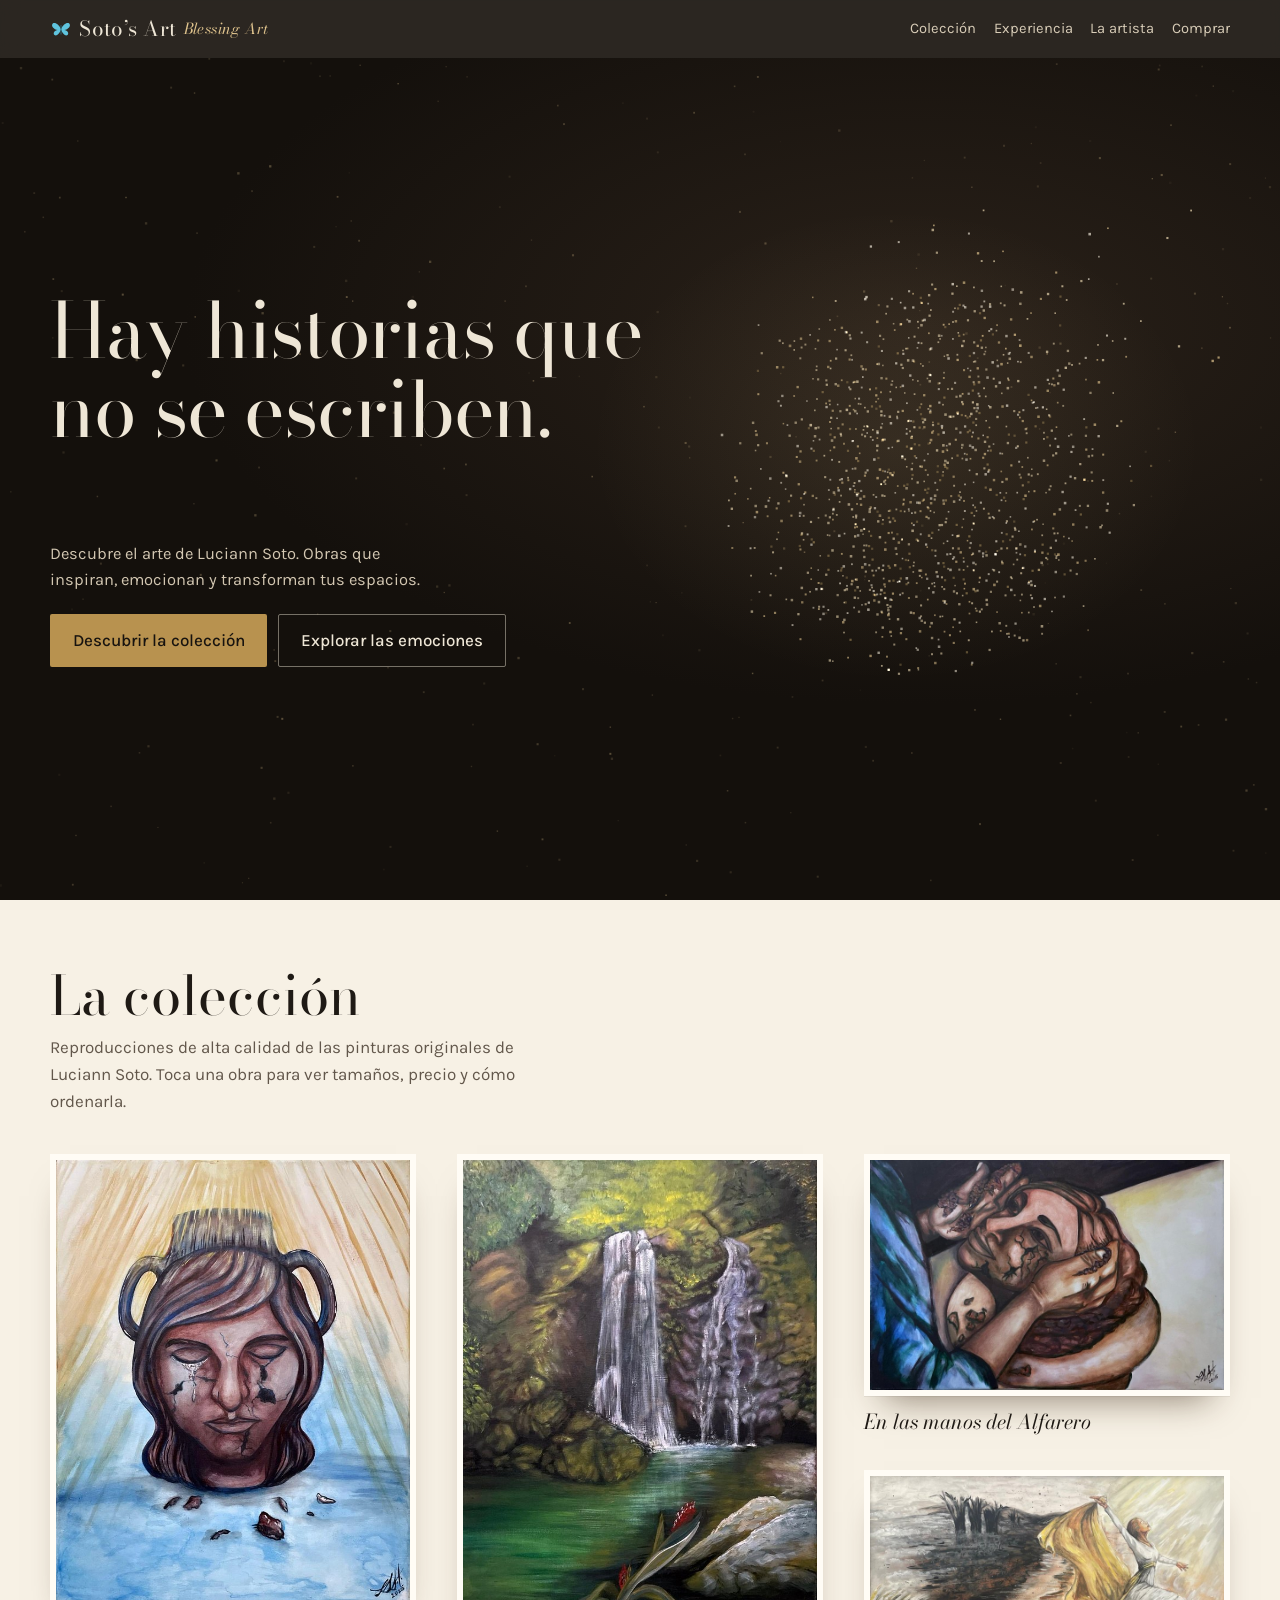
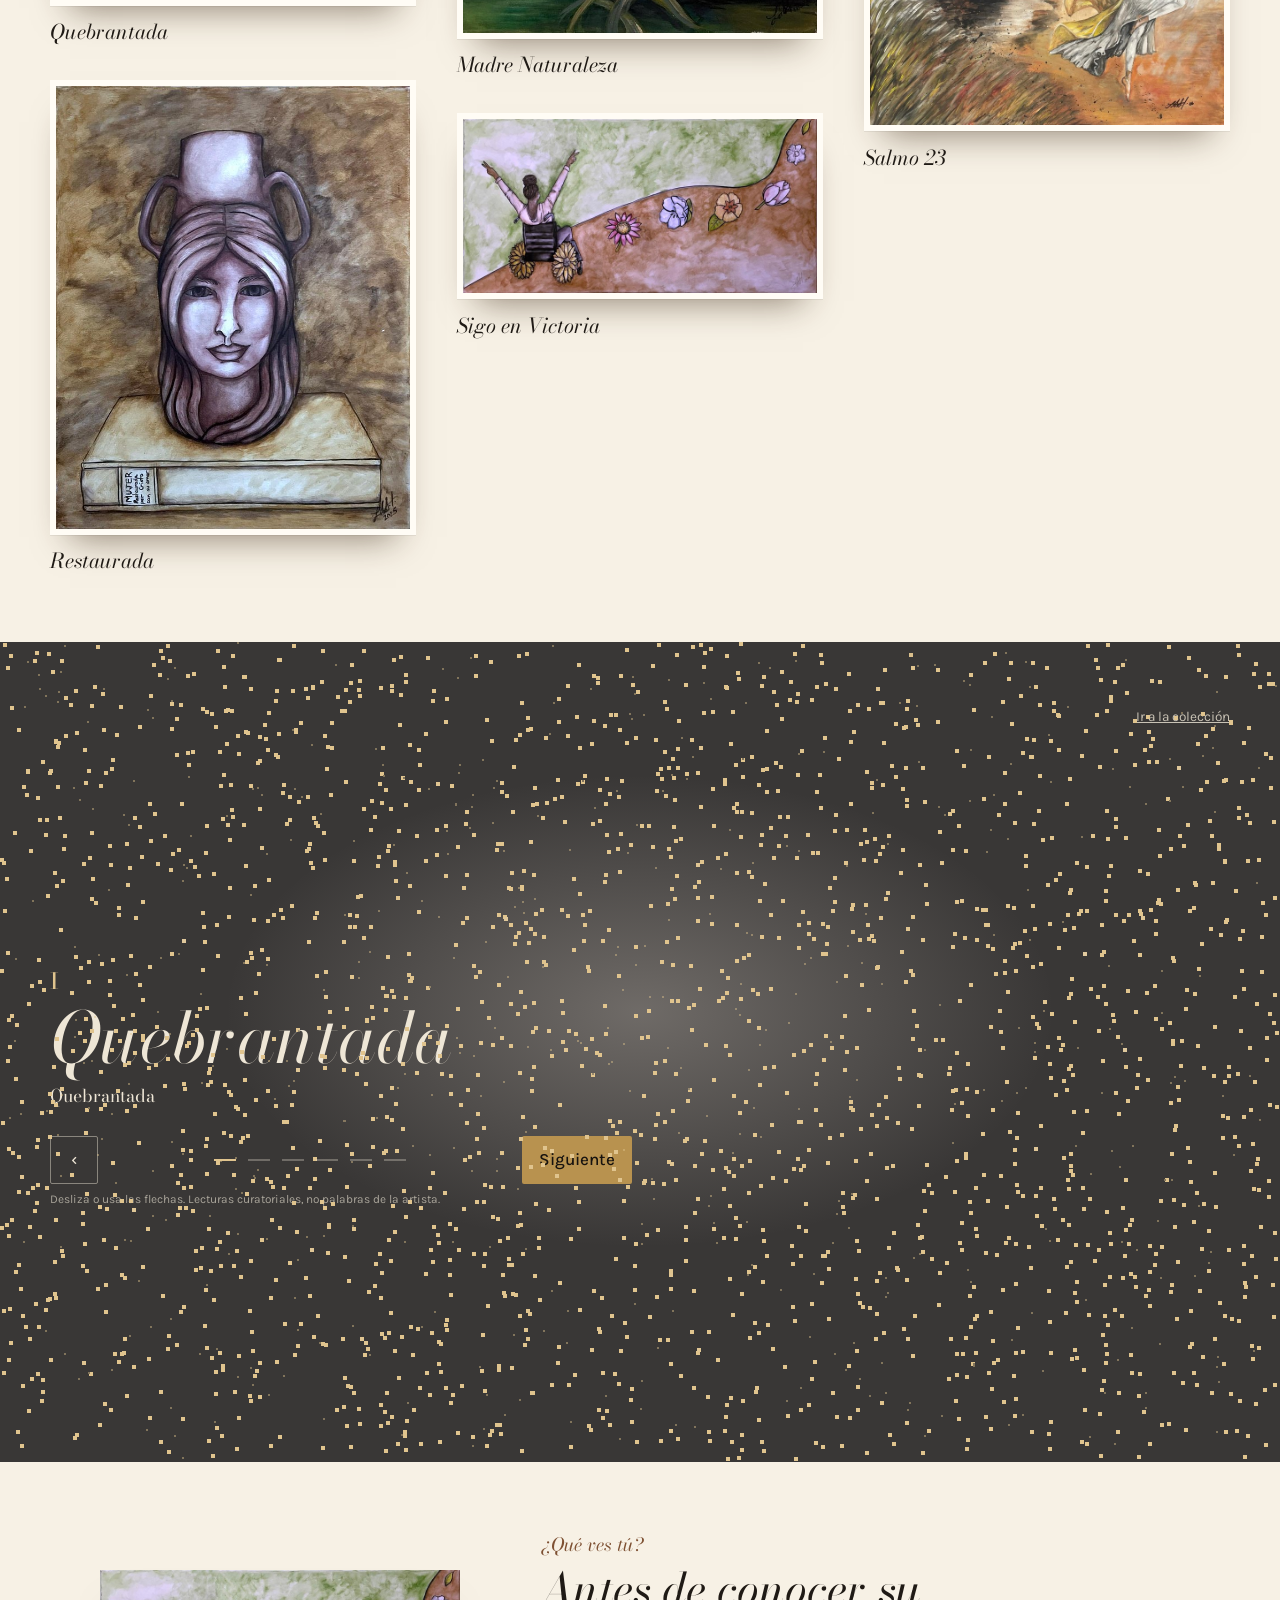
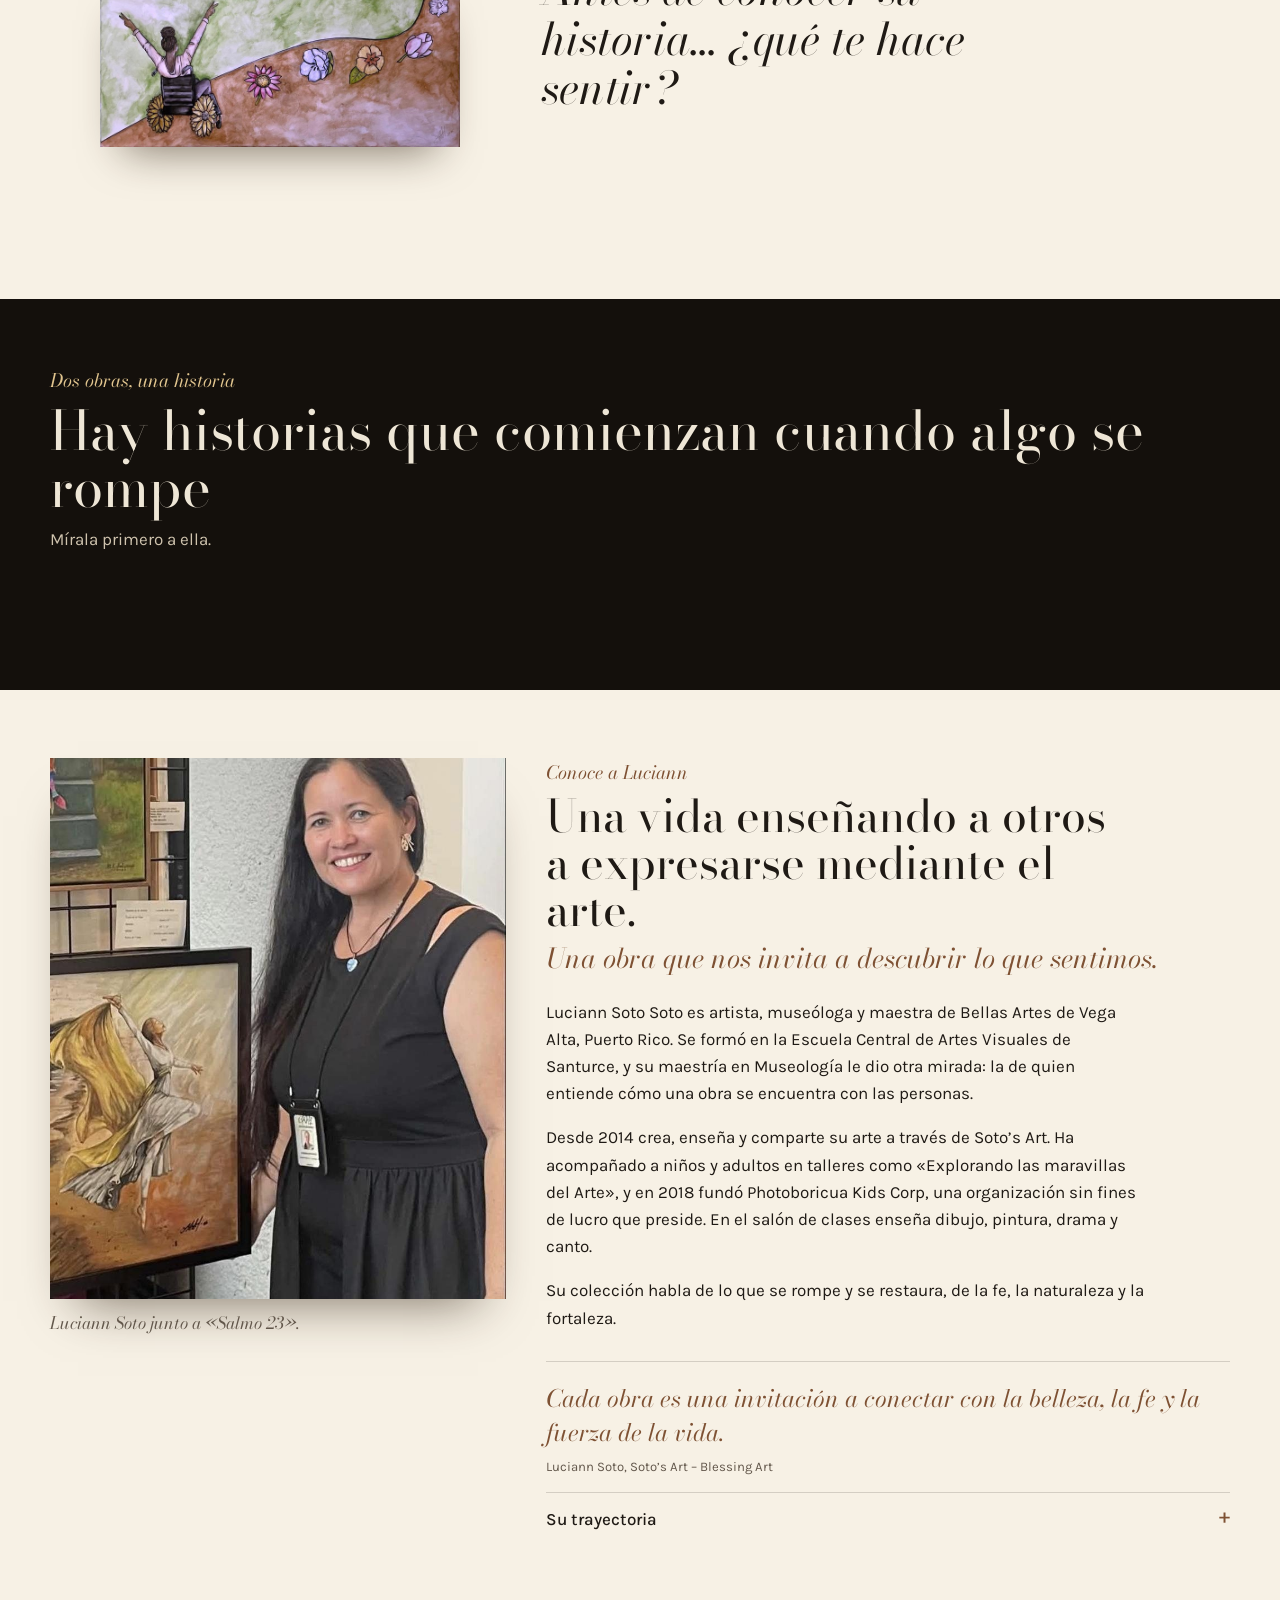
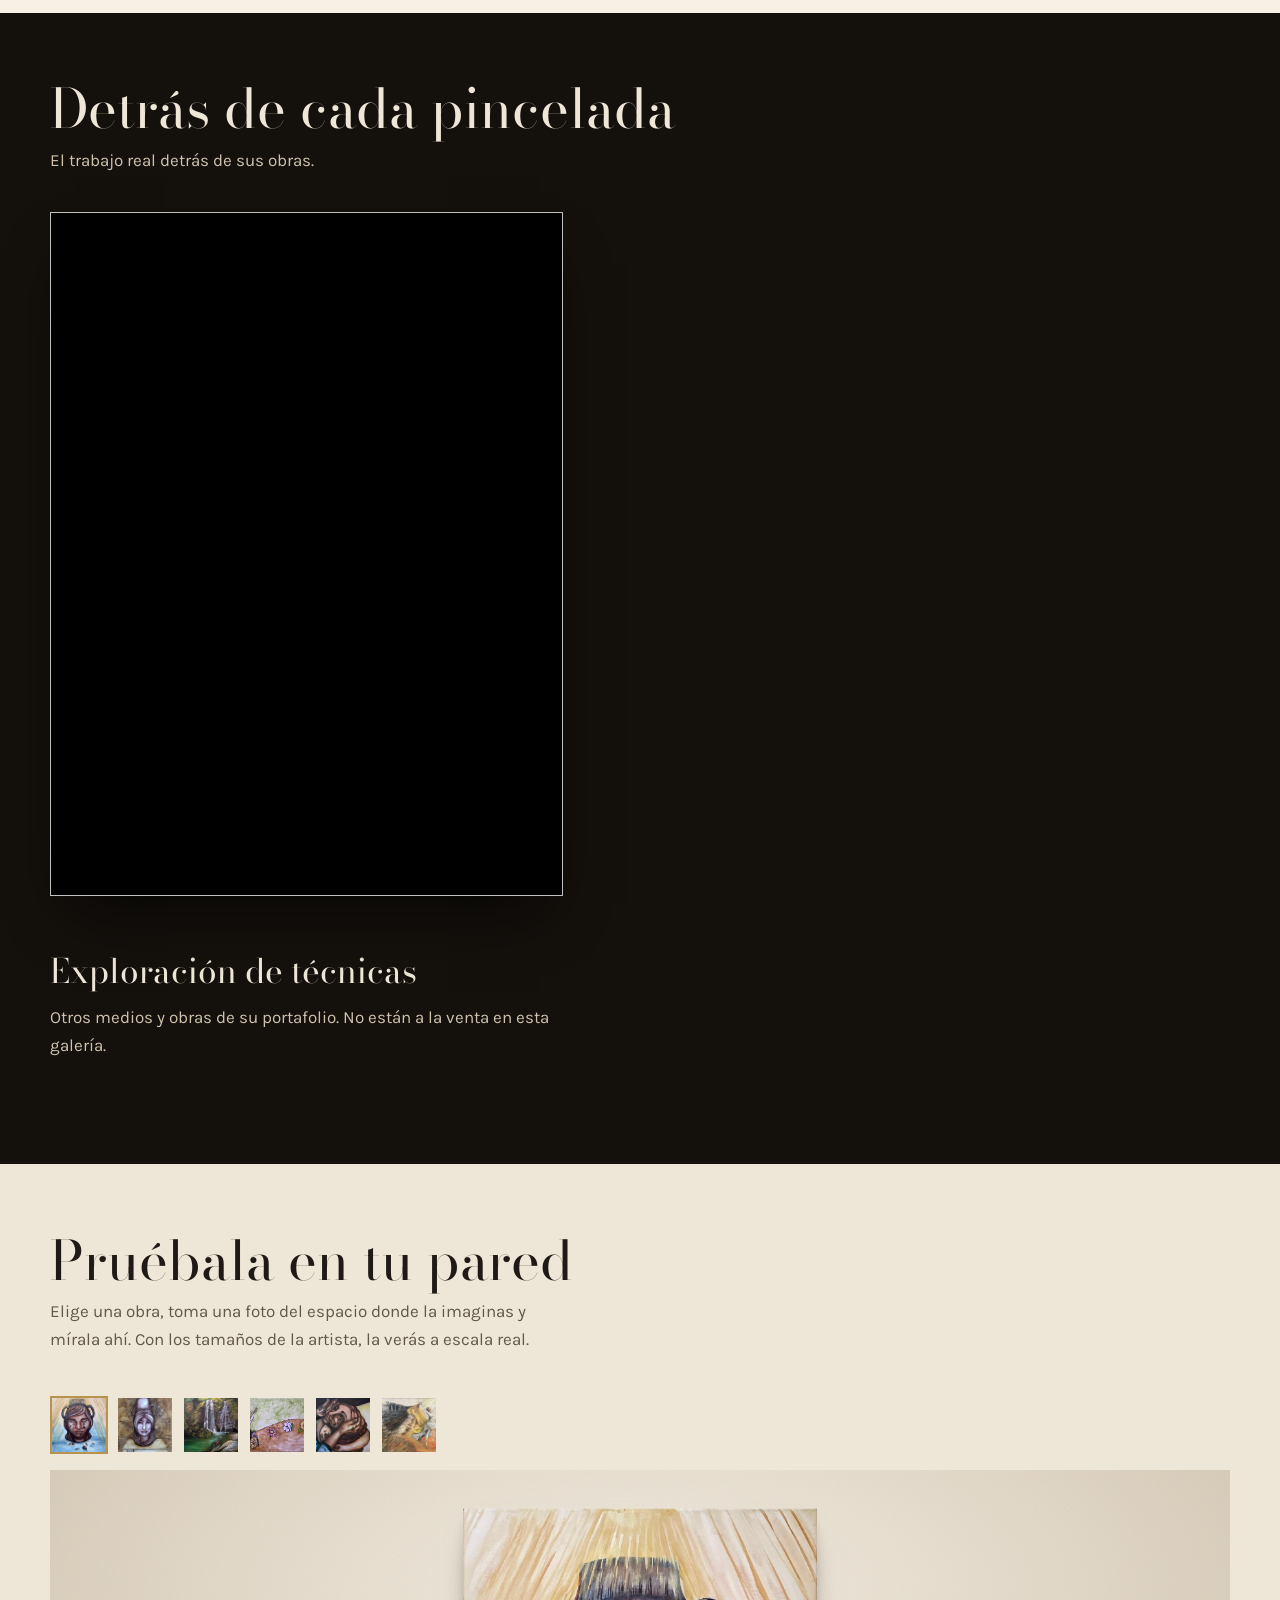
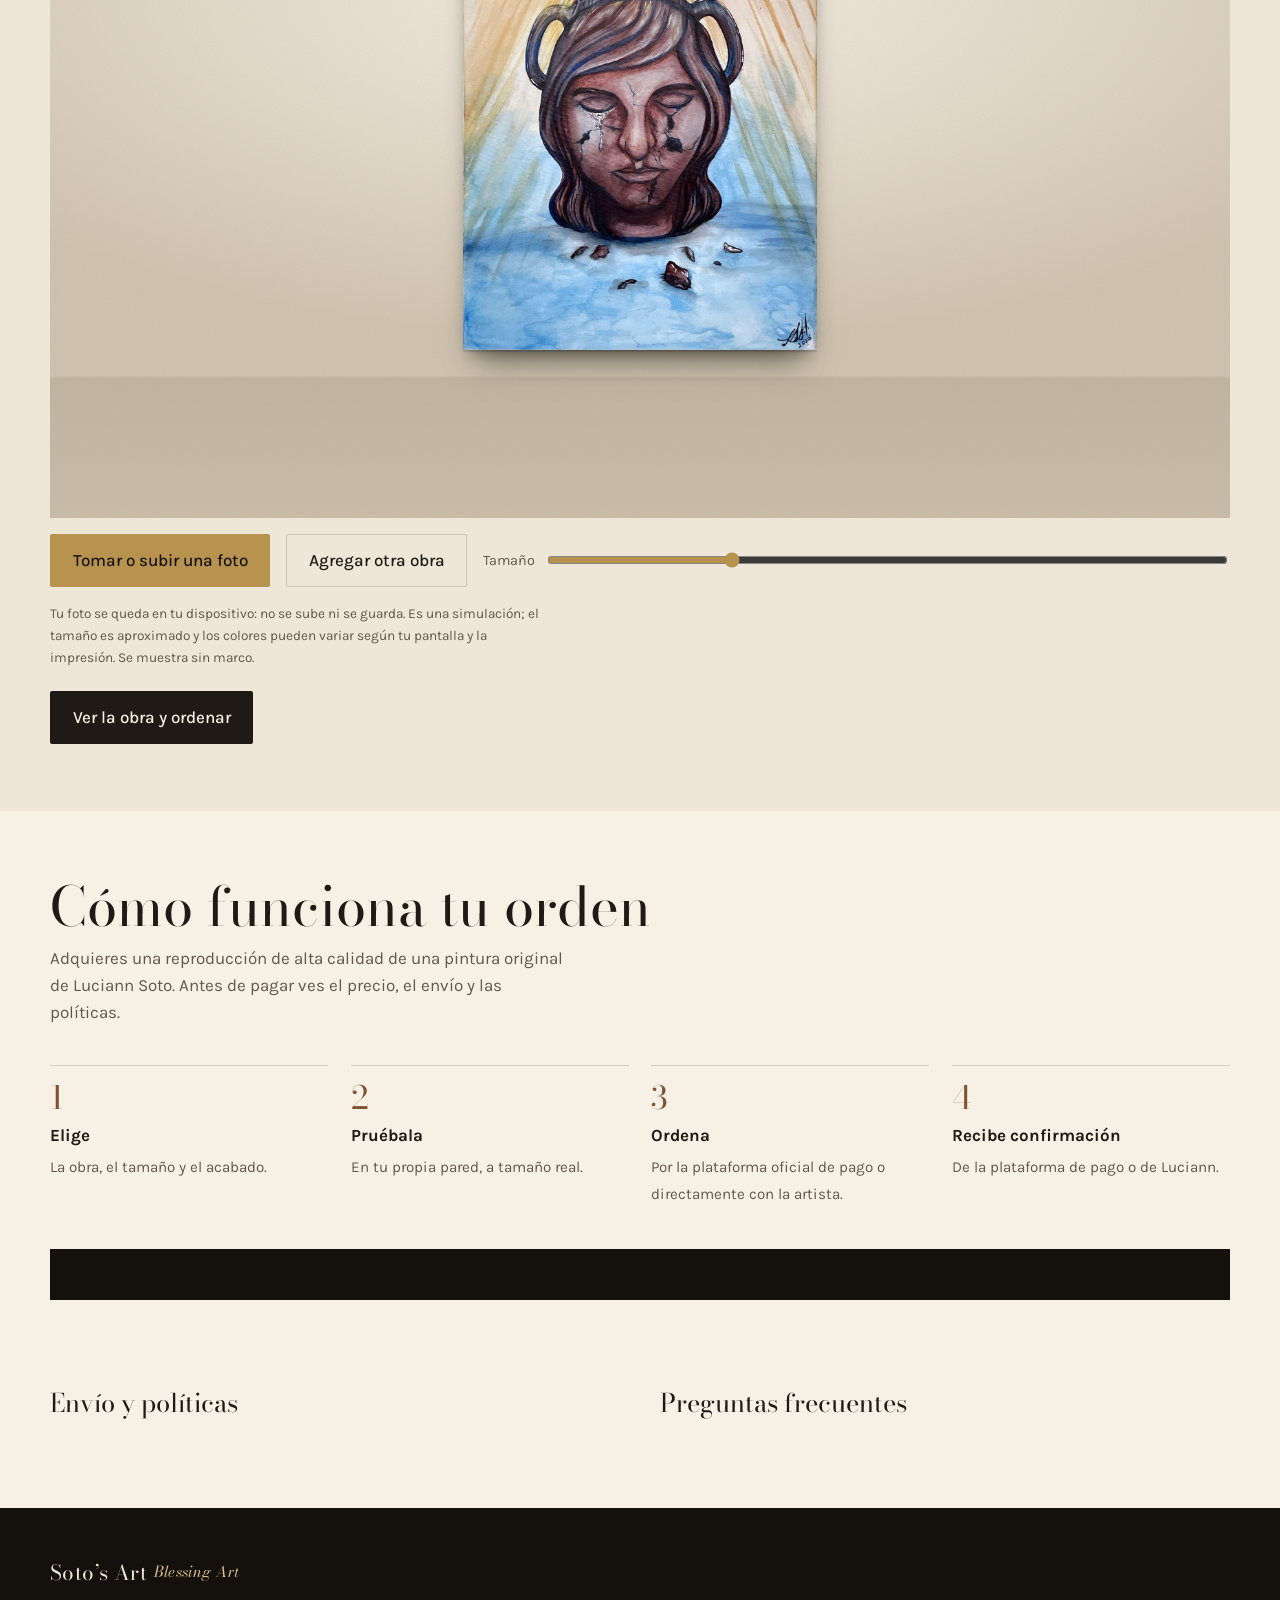
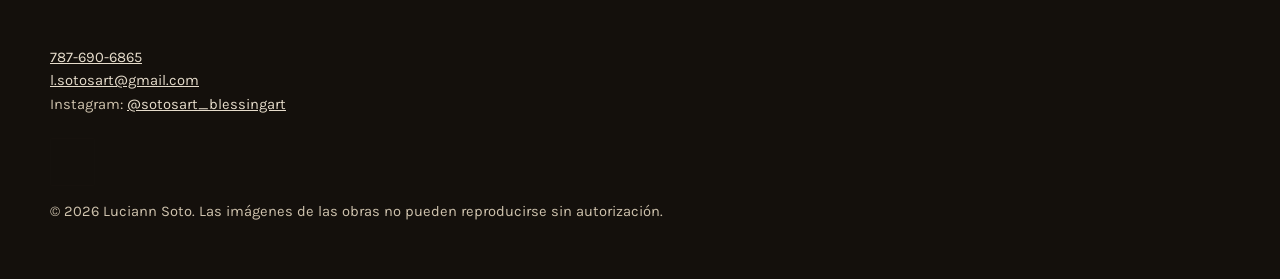
<file: index.html>
<!DOCTYPE html>
<html lang="es">
<head>
<meta charset="utf-8">
<meta name="viewport" content="width=device-width, initial-scale=1, viewport-fit=cover">
<title>Soto’s Art | Galería de Luciann Soto</title>
<meta name="description" content="Descubre el arte de Luciann Soto, artista puertorriqueña. Reproducciones de alta calidad de obras que inspiran, emocionan y transforman tus espacios.">
<!--INDEXACION--><meta name="robots" content="noindex, nofollow"><!--/INDEXACION-->
<link rel="canonical" href="https://saulsoto26.github.io/sotos-art/">
<meta property="og:type" content="website">
<meta property="og:site_name" content="Soto’s Art">
<meta property="og:title" content="Soto’s Art | Galería de Luciann Soto">
<meta property="og:description" content="Hay historias que no se escriben. Se pintan. Descubre el arte de Luciann Soto.">
<meta property="og:url" content="https://saulsoto26.github.io/sotos-art/">
<meta property="og:image" content="https://saulsoto26.github.io/sotos-art/og.jpg">
<meta property="og:image:width" content="1200">
<meta property="og:image:height" content="630">
<meta name="twitter:card" content="summary_large_image">
<meta name="theme-color" content="#14100C">
<link rel="preconnect" href="https://fonts.googleapis.com">
<link rel="preconnect" href="https://fonts.gstatic.com" crossorigin>
<link href="https://fonts.googleapis.com/css2?family=Bodoni+Moda:ital,opsz,wght@0,6..96,400;0,6..96,500;1,6..96,400;1,6..96,500&family=Karla:wght@400;500;700&display=swap" rel="stylesheet">
<link rel="stylesheet" href="styles.css">
<script type="application/ld+json">
{"@context":"https://schema.org","@type":"Person","name":"Luciann Soto Soto","jobTitle":"Artista","url":"https://saulsoto26.github.io/sotos-art/","sameAs":["https://www.instagram.com/sotosart_blessingart/"],"address":{"@type":"PostalAddress","addressLocality":"Vega Alta","addressCountry":"PR"}}
</script>
</head>
<body>
<a class="skip" href="#obras">Ir a la colección</a>

<header class="top">
  <div class="wrap">
    <a class="brand" href="#inicio" aria-label="Soto’s Art, Blessing Art, inicio">
      <svg viewBox="0 0 40 40" aria-hidden="true"><path fill="#5FC3DD" d="M20 21c-3-9-11-14-15-11-4 4 2 11 9 12-6 1-9 6-6 9 4 3 9-2 12-10zm0 0c3-9 11-14 15-11 4 4-2 11-9 12 6 1 9 6 6 9-4 3-9-2-12-10z"/><path stroke="#2B6F80" stroke-width="1.6" d="M20 13v17"/></svg>
      Soto’s Art <i>Blessing Art</i>
    </a>
    <nav class="main" aria-label="Principal">
      <a href="#obras">Colección</a>
      <a href="#recorrido" class="opt">Experiencia</a>
      <a href="#artista">La artista</a>
      <a href="#comprar">Comprar</a>
    </nav>
  </div>
</header>

<main>
<!-- 1. ATENCIÓN: una obra real nace del polvo -->
<section class="hero" id="inicio" aria-label="Bienvenida">
  <canvas class="umbral" aria-hidden="true"></canvas>
  <div class="wrap">
    <div class="art-col">
      <div class="umbral-stage" aria-hidden="true">
        <svg class="umbral-fallback" viewBox="0 0 200 210" role="presentation">
          <path class="v" d="M72 38 L128 38 L124 46 Q116 54 118 72 C150 82 172 110 166 140 C160 172 136 190 124 196 L76 196 C64 190 40 172 34 140 C28 110 50 82 82 72 Q84 54 76 46 Z"/>
          <path class="v" d="M84 58 C40 50 36 96 58 94 M116 58 C160 50 164 96 142 94"/>
          <path class="s" d="M96 72 L104 94 L92 114 L110 138 L98 160 L106 196 M42 122 L70 126 L92 114 M118 114 L140 110 L162 122"/>
          <path class="b" d="M100 21c-3-9-11-14-15-11-4 4 2 11 9 12-6 1-9 6-6 9 4 3 9-2 12-10zm0 0c3-9 11-14 15-11 4 4-2 11-9 12 6 1 9 6 6 9-4 3-9-2-12-10z"/>
        </svg>
      </div>
      <div class="umbral-word" aria-live="polite"></div>
    </div>
    <div class="hero-copy">
      <h1><span class="l1">Hay historias que no se escriben.</span><span class="l2">Se pintan.</span></h1>
      <p class="sub">Descubre el arte de Luciann Soto. Obras que inspiran, emocionan y transforman tus espacios.</p>
      <div class="ctas">
        <a class="btn gold" href="#obras" id="ctaColeccion">Descubrir la colección</a>
        <a class="btn ghost" href="#recorrido">Explorar las emociones</a>
      </div>
    </div>
  </div>
  <button class="umbral-hit" hidden aria-label="Tocar la mariposa"></button>
  <p class="sr-only">Una vasija de luz se forma, se quiebra y se restaura con oro. De ella nace una mariposa. Puedes tocar la mariposa para descubrir una emoción.</p>
</section>

<!-- LA COLECCIÓN -->
<section class="block" id="obras">
  <div class="wrap">
    <h2 class="sec-title">La colección</h2>
    <p class="sec-lead">Reproducciones de alta calidad de las pinturas originales de Luciann Soto. Toca una obra para ver tamaños, precio y cómo ordenarla.</p>
    <div class="salon" id="salon"></div>
  </div>
</section>

<!-- LA EXPERIENCIA: recorrido cinematográfico (opcional) -->
<section class="rec" id="recorrido" aria-label="Recorrido por la colección" tabindex="-1">
  <canvas class="dust" aria-hidden="true"></canvas>
  <div class="wrap">
    <div class="rec-top"><p class="rec-kicker">Seis obras, una historia</p><a class="rec-skip" href="#obras">Ir a la colección</a></div>
    <div class="rec-text" aria-live="polite">
      <div class="rec-num"></div>
      <h3></h3>
      <p class="rec-line"></p>
      <p class="rec-title"></p>
    </div>
    <div class="piece"><img alt=""><button class="open" aria-label="Ver esta obra"></button></div>
    <div class="rec-bottom">
      <div class="rec-nav">
        <button class="btn ghost" data-prev aria-label="Capítulo anterior">‹</button>
        <div class="rec-dots"></div>
        <button class="btn gold" data-next>Siguiente</button>
        <a class="btn gold" data-end href="#obras" hidden>Ver la colección</a>
      </div>
      <p class="rec-note">Desliza o usa las flechas. Lecturas curatoriales, no palabras de la artista.</p>
    </div>
  </div>
</section>

<!-- LA EXPERIENCIA: ¿Qué ves tú? -->
<section class="block feel" id="que-ves">
  <div class="wrap">
    <div class="feel-art"></div>
    <div>
      <p class="kicker">¿Qué ves tú?</p>
      <h2 class="feel-q" id="feelQ">Antes de conocer su historia… ¿qué te hace sentir?</h2>
      <div class="choices left" role="group" aria-labelledby="feelQ"></div>
      <div class="feel-out" aria-live="polite"></div>
    </div>
  </div>
</section>

<!-- LA EXPERIENCIA: Dos obras, una historia -->
<section class="block two" id="dos-obras">
  <div class="wrap">
    <p class="kicker">Dos obras, una historia</p>
    <h2 class="sec-title">Hay historias que comienzan cuando algo se rompe</h2>
    <p class="sec-lead">Mírala primero a ella.</p>
    <div class="two-stage"></div>
    <div class="two-panel"></div>
  </div>
</section>

<!-- CONOCE A LUCIANN -->
<section class="block artist" id="artista">
  <div class="wrap">
    <figure class="portrait"><img src="artista.jpg" alt="Luciann Soto sonriendo junto a su pintura Salmo 23, en una exposición." width="820" height="973" loading="lazy"><figcaption>Luciann Soto junto a «Salmo 23».</figcaption></figure>
    <div>
      <p class="kicker">Conoce a Luciann</p>
      <h2 class="sec-title">Una vida enseñando a otros a expresarse mediante el arte.</h2>
      <p class="axis">Una obra que nos invita a descubrir lo que sentimos.</p>
      <p>Luciann Soto Soto es artista, museóloga y maestra de Bellas Artes de Vega Alta, Puerto Rico. Se formó en la Escuela Central de Artes Visuales de Santurce, y su maestría en Museología le dio otra mirada: la de quien entiende cómo una obra se encuentra con las personas.</p>
      <p>Desde 2014 crea, enseña y comparte su arte a través de Soto’s Art. Ha acompañado a niños y adultos en talleres como «Explorando las maravillas del Arte», y en 2018 fundó Photoboricua Kids Corp, una organización sin fines de lucro que preside. En el salón de clases enseña dibujo, pintura, drama y canto.</p>
      <p>Su colección habla de lo que se rompe y se restaura, de la fe, la naturaleza y la fortaleza.</p>
      <blockquote class="quote">Cada obra es una invitación a conectar con la belleza, la fe y la fuerza de la vida.<cite>Luciann Soto, Soto’s Art – Blessing Art</cite></blockquote>
      <div id="voz" hidden></div>
      <details class="soft trayectoria"><summary>Su trayectoria</summary>
        <ol class="timeline">
          <li><b>2014</b><span>Funda Soto’s Art. Comienza como tallerista de artes visuales en el Proyecto Niños de Nueva Esperanza, en Sabana Seca, hasta 2022.</span></li>
          <li><b>2015</b><span>Inicia los talleres para grandes y chicos «Explorando las maravillas del Arte».</span></li>
          <li><b>2018</b><span>Funda y preside Photoboricua Kids Corp.</span></li>
          <li><b>2019</b><span>Bachillerato en Comunicación Digital y Contenidos Multimedia, Universidad Ana G. Méndez.</span></li>
          <li><b>2022</b><span>Maestra de Bellas Artes.</span></li>
          <li><b>2023</b><span>Maestría en Educación con especialidad en Museología, Caribbean University.</span></li>
        </ol>
      </details>
      <div id="testimonios"></div>
    </div>
  </div>
</section>

<!-- DETRÁS DE CADA PINCELADA -->
<section class="block brush" id="pincelada">
  <div class="wrap">
    <h2 class="sec-title">Detrás de cada pincelada</h2>
    <p class="sec-lead">El trabajo real detrás de sus obras.</p>
    <div class="brush-stage">
      <div class="brush-frame" id="brushFrame"><img id="brushImg" alt=""></div>
      <div class="brush-text">
        <p class="brush-cap" id="brushCap"></p>
        <div class="ctas" id="brushCtas"></div>
        <p class="small" id="brushNote"></p>
      </div>
    </div>
    <h3 class="more-title">Exploración de técnicas</h3>
    <p class="sec-lead">Otros medios y obras de su portafolio. No están a la venta en esta galería.</p>
    <div class="explore" id="explore"></div>
  </div>
</section>

<!-- IMAGINA EL ARTE EN TU ESPACIO -->
<section class="block rooms" id="espacio">
  <div class="wrap">
    <h2 class="sec-title">Pruébala en tu pared</h2>
    <p class="sec-lead">Elige una obra, toma una foto del espacio donde la imaginas y mírala ahí. Con los tamaños de la artista, la verás a escala real.</p>
    <div class="pick" id="roomPick" aria-label="Elige la obra"></div>
    <div class="wall" id="wall">
      <img class="wall-photo" id="wallPhoto" alt="Tu foto" hidden>
      <div class="wall-empty" id="wallEmpty"></div>
      <svg class="wall-measure" id="wallMeasure" hidden aria-hidden="true"><line id="mLine"/><circle id="mA" r="13"/><circle id="mB" r="13"/></svg>
    </div>
    <div class="wall-tools">
      <label class="btn gold" for="wallFile">Tomar o subir una foto</label>
      <input type="file" id="wallFile" accept="image/*" capture="environment" class="sr-only">
      <button class="btn line" id="wallAdd">Agregar otra obra</button>
      <button class="btn line" id="wallRemove" hidden>Quitar la obra marcada</button>
      <label class="wall-size">Tamaño<input type="range" id="wallSize" min="10" max="85" value="30"></label>
      <button class="btn line" id="wallReset" hidden>Volver a la pared de muestra</button>
    </div>
    <div class="scale" id="scalePanel" hidden>
      <h3>Ver en tamaño real</h3>
      <p class="small">Coloca los dos puntos dorados en los extremos de algo que conozcas, como tu sofá, una puerta o una mesa, y escribe cuánto mide.</p>
      <div class="scale-row">
        <label>Ese objeto mide<input type="number" id="refLen" inputmode="decimal" min="1" placeholder="84"></label>
        <div class="unit" role="group" aria-label="Unidad"><button data-u="in" aria-pressed="true">pulg</button><button data-u="cm" aria-pressed="false">cm</button></div>
      </div>
      <div class="scale-row" id="sizeRow"></div>
      <p class="small" id="scaleMsg"></p>
    </div>
    <p class="disclaim">Tu foto se queda en tu dispositivo: no se sube ni se guarda. Es una simulación; el tamaño es aproximado y los colores pueden variar según tu pantalla y la impresión. Se muestra sin marco.</p>
    <button class="btn dark" id="roomBuy">Ver la obra y ordenar</button>
  </div>
</section>

<!-- LLEVA EL ARTE A TU HOGAR -->
<section class="block" id="comprar">
  <div class="wrap">
    <h2 class="sec-title">Cómo funciona tu orden</h2>
    <p class="sec-lead">Adquieres una reproducción de alta calidad de una pintura original de Luciann Soto. Antes de pagar ves el precio, el envío y las políticas.</p>
    <ol class="steps">
      <li><strong>Elige</strong><span>La obra, el tamaño y el acabado.</span></li>
      <li><strong>Pruébala</strong><span>En tu propia pared, a tamaño real.</span></li>
      <li><strong>Ordena</strong><span>Por la plataforma oficial de pago o directamente con la artista.</span></li>
      <li><strong>Recibe confirmación</strong><span>De la plataforma de pago o de Luciann.</span></li>
    </ol>
    <div class="seller" id="seller"></div>
    <div class="paygrid" id="paygrid"></div>
    <div class="cols">
      <div><h3>Envío y políticas</h3><div id="policies"></div></div>
      <div><h3>Preguntas frecuentes</h3><div id="faq"></div></div>
    </div>
  </div>
</section>
</main>

<footer>
  <div class="wrap">
    <a class="brand" href="#inicio">Soto’s Art <i>Blessing Art</i></a>
    <p id="footContact"></p>
    <p>© <span id="yr"></span> Luciann Soto. Las imágenes de las obras no pueden reproducirse sin autorización.</p>
  </div>
</footer>

<dialog class="sheet" id="sheet" aria-labelledby="sheetTitle"></dialog>
<div class="toast" id="toast" role="status"></div>
<script src="catalogo.js"></script>
<script src="app.js"></script>
</body>
</html>
</file>
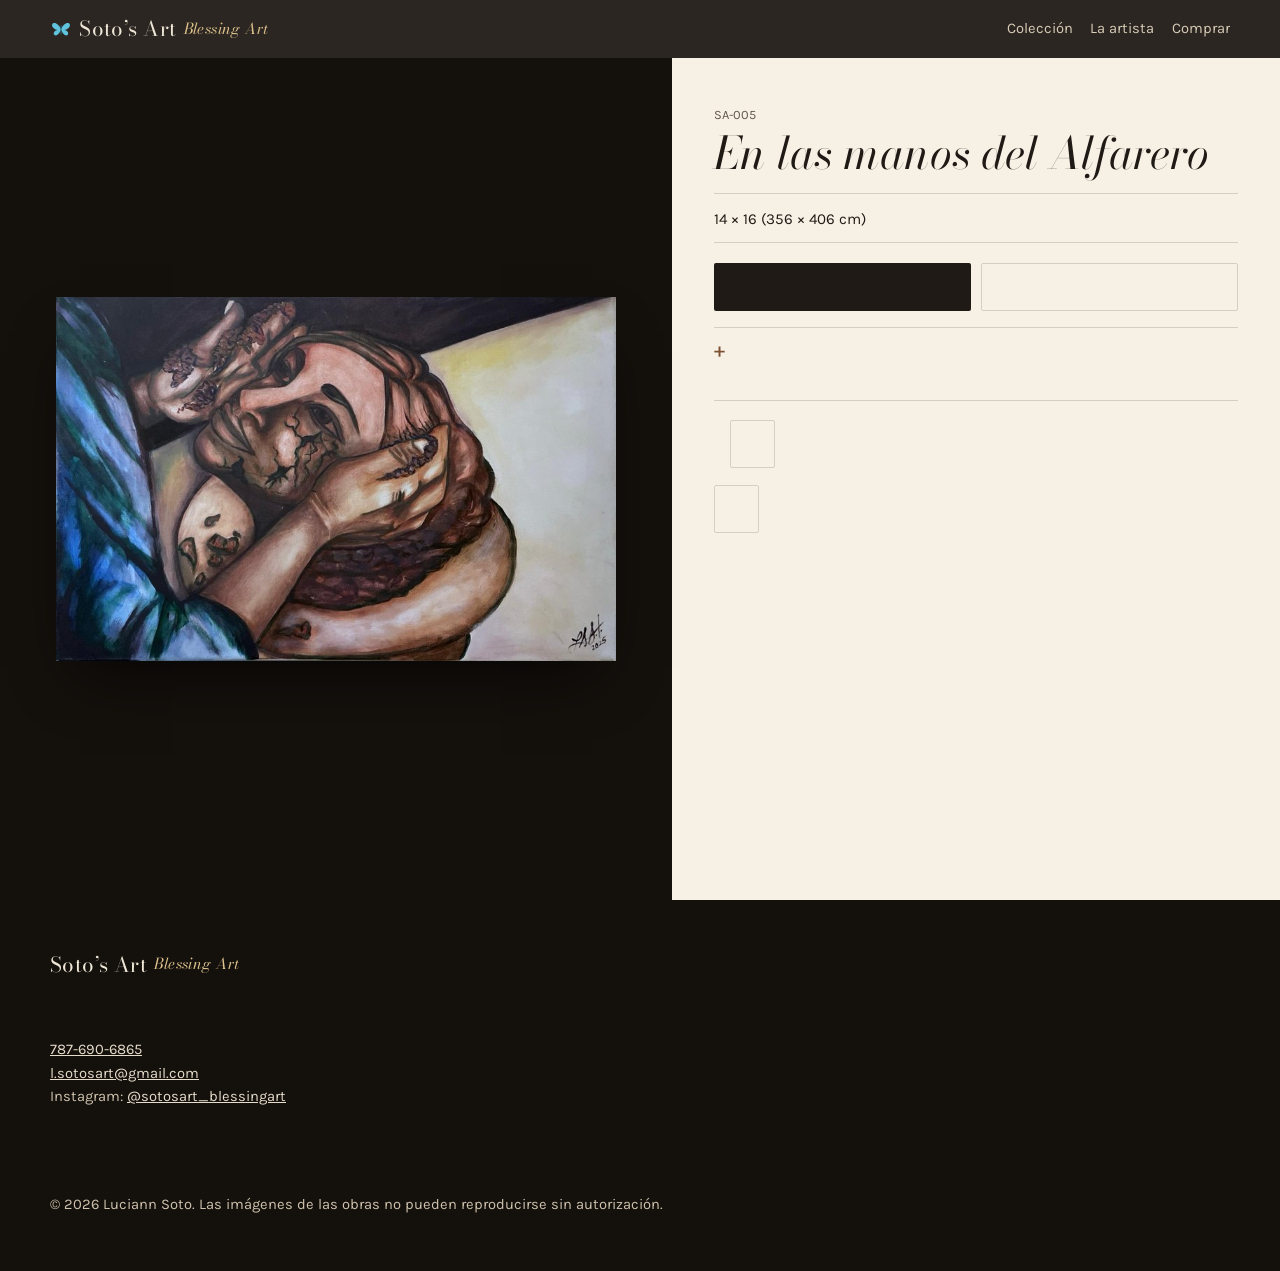
<file: obra-en-las-manos-del-alfarero.html>
<!DOCTYPE html>
<html lang="es">
<head>
<meta charset="utf-8">
<meta name="viewport" content="width=device-width, initial-scale=1, viewport-fit=cover">
<title>En las manos del Alfarero | Luciann Soto | Soto’s Art</title>
<meta name="description" content="«En las manos del Alfarero», obra de la artista puertorriqueña Luciann Soto. Reproducciones de alta calidad.">
<meta name="robots" content="noindex, nofollow">
<link rel="canonical" href="https://saulsoto26.github.io/sotos-art/obra-en-las-manos-del-alfarero.html">
<meta property="og:type" content="product">
<meta property="og:site_name" content="Soto’s Art">
<meta property="og:title" content="«En las manos del Alfarero», de Luciann Soto">
<meta property="og:description" content="«En las manos del Alfarero», obra de la artista puertorriqueña Luciann Soto. Reproducciones de alta calidad.">
<meta property="og:url" content="https://saulsoto26.github.io/sotos-art/obra-en-las-manos-del-alfarero.html">
<meta property="og:image" content="https://saulsoto26.github.io/sotos-art/og-en-las-manos-del-alfarero.jpg">
<meta property="og:image:width" content="1200">
<meta property="og:image:height" content="630">
<meta property="og:image:alt" content="Manos que sostienen y moldean un rostro de barro, junto a una figura vestida de azul.">
<meta name="twitter:card" content="summary_large_image">
<meta name="theme-color" content="#14100C">
<link rel="preconnect" href="https://fonts.googleapis.com">
<link rel="preconnect" href="https://fonts.gstatic.com" crossorigin>
<link href="https://fonts.googleapis.com/css2?family=Bodoni+Moda:ital,opsz,wght@0,6..96,400;0,6..96,500;1,6..96,400;1,6..96,500&family=Karla:wght@400;500;700&display=swap" rel="stylesheet">
<link rel="stylesheet" href="styles.css">
</head>
<body data-obra="en-las-manos-del-alfarero">
<header class="top">
  <div class="wrap">
    <a class="brand" href="index.html" aria-label="Soto’s Art, Blessing Art, galería">
      <svg viewBox="0 0 40 40" aria-hidden="true"><path fill="#5FC3DD" d="M20 21c-3-9-11-14-15-11-4 4 2 11 9 12-6 1-9 6-6 9 4 3 9-2 12-10zm0 0c3-9 11-14 15-11 4 4-2 11-9 12 6 1 9 6 6 9-4 3-9-2-12-10z"/><path stroke="#2B6F80" stroke-width="1.6" d="M20 13v17"/></svg>
      Soto’s Art <i>Blessing Art</i>
    </a>
    <nav class="main" aria-label="Principal"><a href="index.html#obras">Colección</a><a href="index.html#artista">La artista</a><a href="index.html#comprar">Comprar</a></nav>
  </div>
</header>
<main class="page" id="obraPage"><noscript><p class="wrap">«En las manos del Alfarero», de Luciann Soto. Activa JavaScript para ver tamaños y precio, o llama al 787-690-6865.</p></noscript></main>
<footer><div class="wrap"><a class="brand" href="index.html">Soto’s Art <i>Blessing Art</i></a><p id="footContact"></p><p>© <span id="yr"></span> Luciann Soto. Las imágenes de las obras no pueden reproducirse sin autorización.</p></div></footer>
<div class="toast" id="toast" role="status"></div>
<script src="catalogo.js"></script>
<script src="app.js"></script>
</body>
</html>
</file>
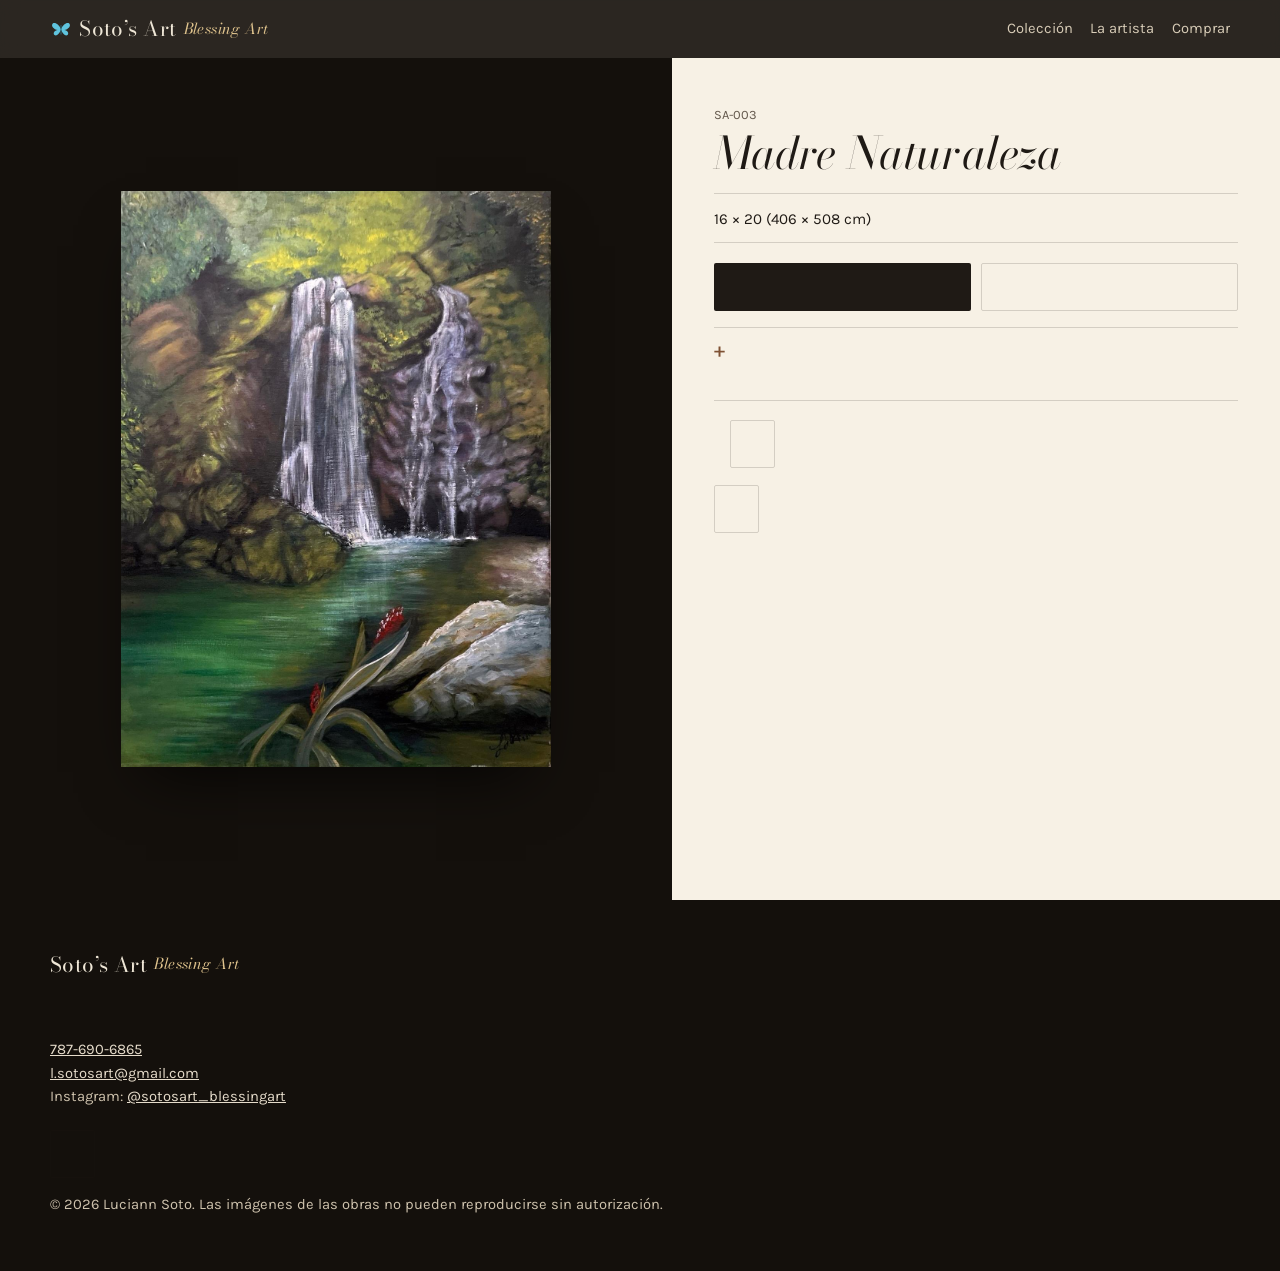
<file: obra-madre-naturaleza.html>
<!DOCTYPE html>
<html lang="es">
<head>
<meta charset="utf-8">
<meta name="viewport" content="width=device-width, initial-scale=1, viewport-fit=cover">
<title>Madre Naturaleza | Luciann Soto | Soto’s Art</title>
<meta name="description" content="«Madre Naturaleza», obra de la artista puertorriqueña Luciann Soto. Reproducciones de alta calidad.">
<meta name="robots" content="noindex, nofollow">
<link rel="canonical" href="https://saulsoto26.github.io/sotos-art/obra-madre-naturaleza.html">
<meta property="og:type" content="product">
<meta property="og:site_name" content="Soto’s Art">
<meta property="og:title" content="«Madre Naturaleza», de Luciann Soto">
<meta property="og:description" content="«Madre Naturaleza», obra de la artista puertorriqueña Luciann Soto. Reproducciones de alta calidad.">
<meta property="og:url" content="https://saulsoto26.github.io/sotos-art/obra-madre-naturaleza.html">
<meta property="og:image" content="https://saulsoto26.github.io/sotos-art/og-madre-naturaleza.jpg">
<meta property="og:image:width" content="1200">
<meta property="og:image:height" content="630">
<meta property="og:image:alt" content="Cascada en un bosque verde que cae sobre un estanque, con una flor roja en primer plano.">
<meta name="twitter:card" content="summary_large_image">
<meta name="theme-color" content="#14100C">
<link rel="preconnect" href="https://fonts.googleapis.com">
<link rel="preconnect" href="https://fonts.gstatic.com" crossorigin>
<link href="https://fonts.googleapis.com/css2?family=Bodoni+Moda:ital,opsz,wght@0,6..96,400;0,6..96,500;1,6..96,400;1,6..96,500&family=Karla:wght@400;500;700&display=swap" rel="stylesheet">
<link rel="stylesheet" href="styles.css">
</head>
<body data-obra="madre-naturaleza">
<header class="top">
  <div class="wrap">
    <a class="brand" href="index.html" aria-label="Soto’s Art, Blessing Art, galería">
      <svg viewBox="0 0 40 40" aria-hidden="true"><path fill="#5FC3DD" d="M20 21c-3-9-11-14-15-11-4 4 2 11 9 12-6 1-9 6-6 9 4 3 9-2 12-10zm0 0c3-9 11-14 15-11 4 4-2 11-9 12 6 1 9 6 6 9-4 3-9-2-12-10z"/><path stroke="#2B6F80" stroke-width="1.6" d="M20 13v17"/></svg>
      Soto’s Art <i>Blessing Art</i>
    </a>
    <nav class="main" aria-label="Principal"><a href="index.html#obras">Colección</a><a href="index.html#artista">La artista</a><a href="index.html#comprar">Comprar</a></nav>
  </div>
</header>
<main class="page" id="obraPage"><noscript><p class="wrap">«Madre Naturaleza», de Luciann Soto. Activa JavaScript para ver tamaños y precio, o llama al 787-690-6865.</p></noscript></main>
<footer><div class="wrap"><a class="brand" href="index.html">Soto’s Art <i>Blessing Art</i></a><p id="footContact"></p><p>© <span id="yr"></span> Luciann Soto. Las imágenes de las obras no pueden reproducirse sin autorización.</p></div></footer>
<div class="toast" id="toast" role="status"></div>
<script src="catalogo.js"></script>
<script src="app.js"></script>
</body>
</html>
</file>
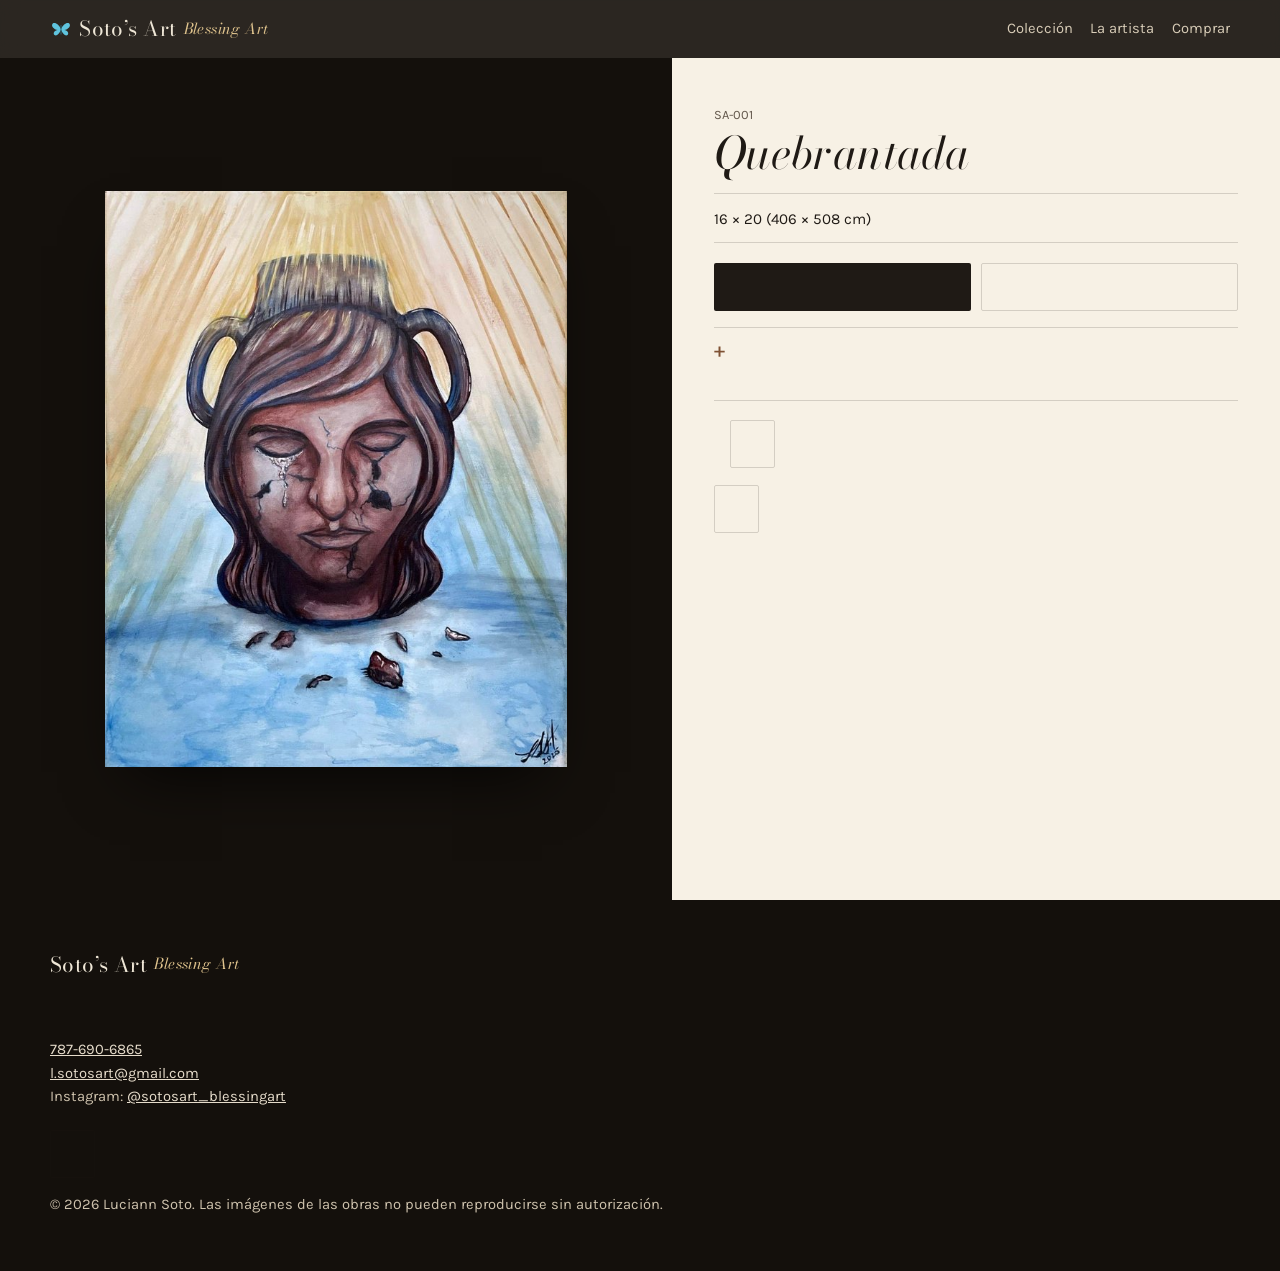
<file: obra-quebrantada.html>
<!DOCTYPE html>
<html lang="es">
<head>
<meta charset="utf-8">
<meta name="viewport" content="width=device-width, initial-scale=1, viewport-fit=cover">
<title>Quebrantada | Luciann Soto | Soto’s Art</title>
<meta name="description" content="«Quebrantada», obra de la artista puertorriqueña Luciann Soto. Reproducciones de alta calidad.">
<meta name="robots" content="noindex, nofollow">
<link rel="canonical" href="https://saulsoto26.github.io/sotos-art/obra-quebrantada.html">
<meta property="og:type" content="product">
<meta property="og:site_name" content="Soto’s Art">
<meta property="og:title" content="«Quebrantada», de Luciann Soto">
<meta property="og:description" content="«Quebrantada», obra de la artista puertorriqueña Luciann Soto. Reproducciones de alta calidad.">
<meta property="og:url" content="https://saulsoto26.github.io/sotos-art/obra-quebrantada.html">
<meta property="og:image" content="https://saulsoto26.github.io/sotos-art/og-quebrantada.jpg">
<meta property="og:image:width" content="1200">
<meta property="og:image:height" content="630">
<meta property="og:image:alt" content="Rostro de mujer en forma de vasija de barro agrietada, con los ojos cerrados, sobre agua azul bajo rayos de luz.">
<meta name="twitter:card" content="summary_large_image">
<meta name="theme-color" content="#14100C">
<link rel="preconnect" href="https://fonts.googleapis.com">
<link rel="preconnect" href="https://fonts.gstatic.com" crossorigin>
<link href="https://fonts.googleapis.com/css2?family=Bodoni+Moda:ital,opsz,wght@0,6..96,400;0,6..96,500;1,6..96,400;1,6..96,500&family=Karla:wght@400;500;700&display=swap" rel="stylesheet">
<link rel="stylesheet" href="styles.css">
</head>
<body data-obra="quebrantada">
<header class="top">
  <div class="wrap">
    <a class="brand" href="index.html" aria-label="Soto’s Art, Blessing Art, galería">
      <svg viewBox="0 0 40 40" aria-hidden="true"><path fill="#5FC3DD" d="M20 21c-3-9-11-14-15-11-4 4 2 11 9 12-6 1-9 6-6 9 4 3 9-2 12-10zm0 0c3-9 11-14 15-11 4 4-2 11-9 12 6 1 9 6 6 9-4 3-9-2-12-10z"/><path stroke="#2B6F80" stroke-width="1.6" d="M20 13v17"/></svg>
      Soto’s Art <i>Blessing Art</i>
    </a>
    <nav class="main" aria-label="Principal"><a href="index.html#obras">Colección</a><a href="index.html#artista">La artista</a><a href="index.html#comprar">Comprar</a></nav>
  </div>
</header>
<main class="page" id="obraPage"><noscript><p class="wrap">«Quebrantada», de Luciann Soto. Activa JavaScript para ver tamaños y precio, o llama al 787-690-6865.</p></noscript></main>
<footer><div class="wrap"><a class="brand" href="index.html">Soto’s Art <i>Blessing Art</i></a><p id="footContact"></p><p>© <span id="yr"></span> Luciann Soto. Las imágenes de las obras no pueden reproducirse sin autorización.</p></div></footer>
<div class="toast" id="toast" role="status"></div>
<script src="catalogo.js"></script>
<script src="app.js"></script>
</body>
</html>
</file>
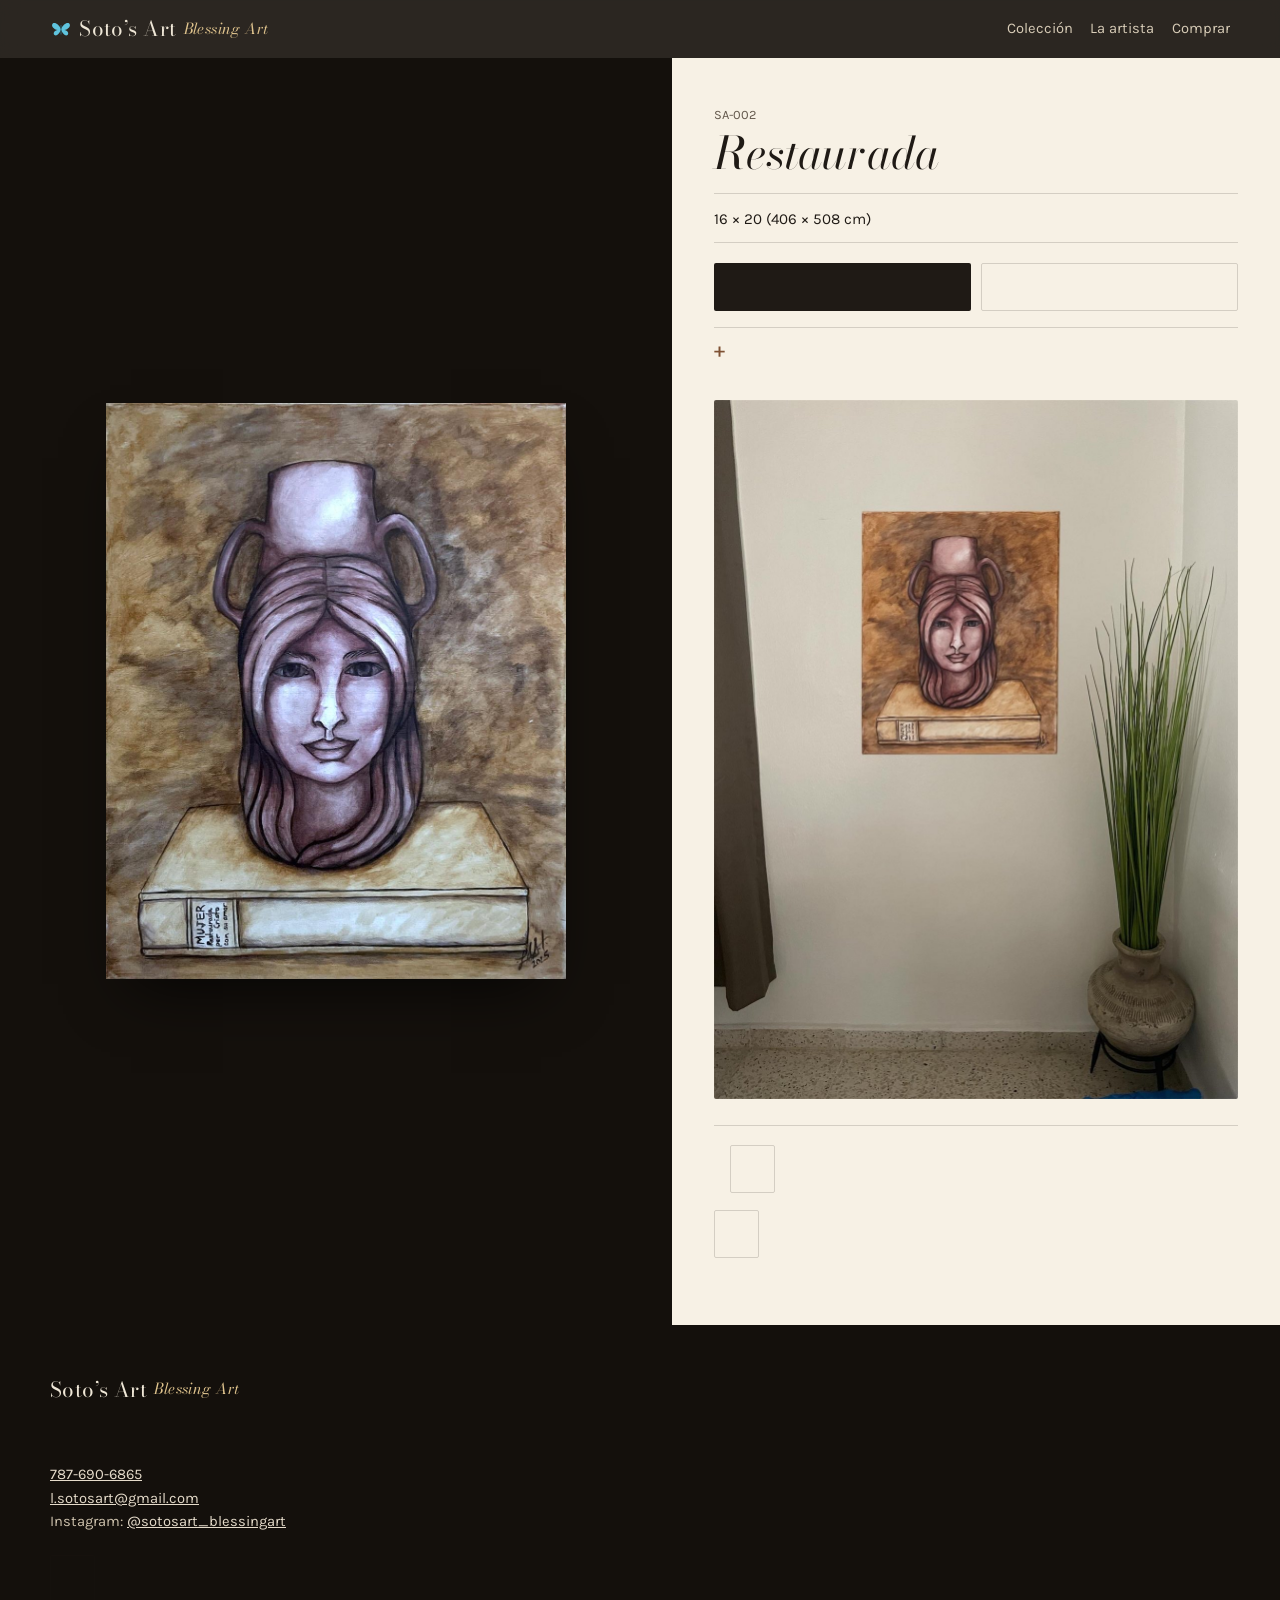
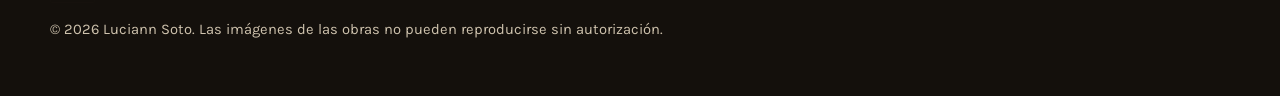
<file: obra-restaurada.html>
<!DOCTYPE html>
<html lang="es">
<head>
<meta charset="utf-8">
<meta name="viewport" content="width=device-width, initial-scale=1, viewport-fit=cover">
<title>Restaurada | Luciann Soto | Soto’s Art</title>
<meta name="description" content="«Restaurada», obra de la artista puertorriqueña Luciann Soto. Reproducciones de alta calidad.">
<meta name="robots" content="noindex, nofollow">
<link rel="canonical" href="https://saulsoto26.github.io/sotos-art/obra-restaurada.html">
<meta property="og:type" content="product">
<meta property="og:site_name" content="Soto’s Art">
<meta property="og:title" content="«Restaurada», de Luciann Soto">
<meta property="og:description" content="«Restaurada», obra de la artista puertorriqueña Luciann Soto. Reproducciones de alta calidad.">
<meta property="og:url" content="https://saulsoto26.github.io/sotos-art/obra-restaurada.html">
<meta property="og:image" content="https://saulsoto26.github.io/sotos-art/og-restaurada.jpg">
<meta property="og:image:width" content="1200">
<meta property="og:image:height" content="630">
<meta property="og:image:alt" content="Rostro sereno de mujer en forma de vasija de barro, sobre un pedestal.">
<meta name="twitter:card" content="summary_large_image">
<meta name="theme-color" content="#14100C">
<link rel="preconnect" href="https://fonts.googleapis.com">
<link rel="preconnect" href="https://fonts.gstatic.com" crossorigin>
<link href="https://fonts.googleapis.com/css2?family=Bodoni+Moda:ital,opsz,wght@0,6..96,400;0,6..96,500;1,6..96,400;1,6..96,500&family=Karla:wght@400;500;700&display=swap" rel="stylesheet">
<link rel="stylesheet" href="styles.css">
</head>
<body data-obra="restaurada">
<header class="top">
  <div class="wrap">
    <a class="brand" href="index.html" aria-label="Soto’s Art, Blessing Art, galería">
      <svg viewBox="0 0 40 40" aria-hidden="true"><path fill="#5FC3DD" d="M20 21c-3-9-11-14-15-11-4 4 2 11 9 12-6 1-9 6-6 9 4 3 9-2 12-10zm0 0c3-9 11-14 15-11 4 4-2 11-9 12 6 1 9 6 6 9-4 3-9-2-12-10z"/><path stroke="#2B6F80" stroke-width="1.6" d="M20 13v17"/></svg>
      Soto’s Art <i>Blessing Art</i>
    </a>
    <nav class="main" aria-label="Principal"><a href="index.html#obras">Colección</a><a href="index.html#artista">La artista</a><a href="index.html#comprar">Comprar</a></nav>
  </div>
</header>
<main class="page" id="obraPage"><noscript><p class="wrap">«Restaurada», de Luciann Soto. Activa JavaScript para ver tamaños y precio, o llama al 787-690-6865.</p></noscript></main>
<footer><div class="wrap"><a class="brand" href="index.html">Soto’s Art <i>Blessing Art</i></a><p id="footContact"></p><p>© <span id="yr"></span> Luciann Soto. Las imágenes de las obras no pueden reproducirse sin autorización.</p></div></footer>
<div class="toast" id="toast" role="status"></div>
<script src="catalogo.js"></script>
<script src="app.js"></script>
</body>
</html>
</file>
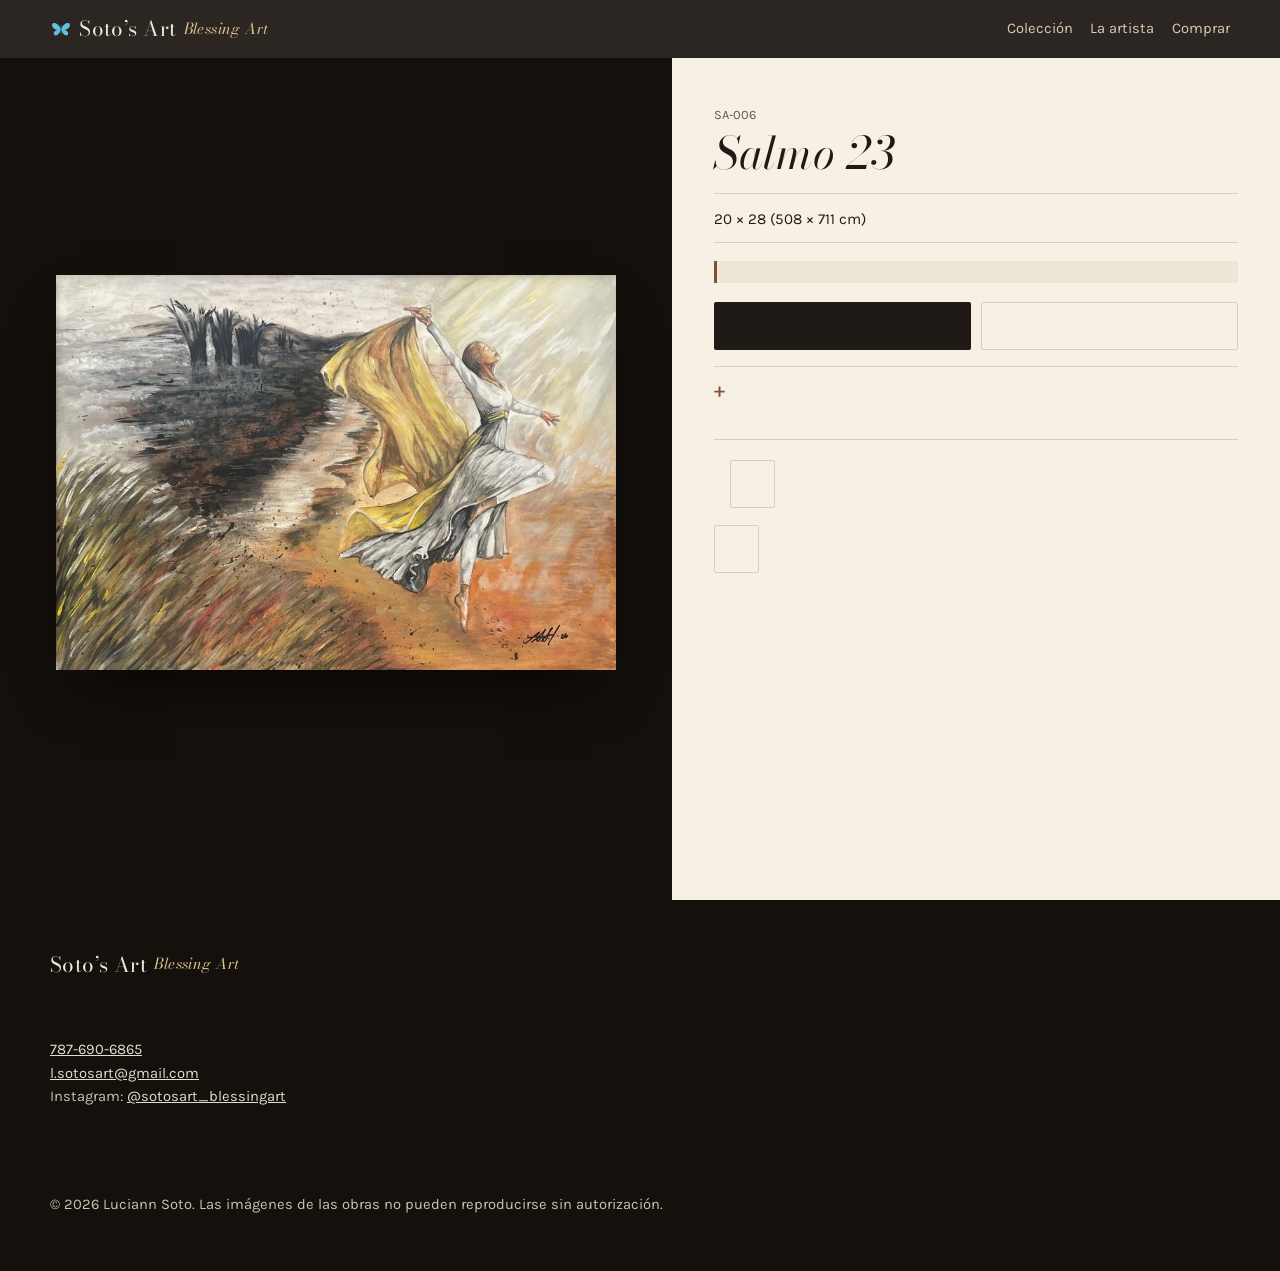
<file: obra-salmo-23.html>
<!DOCTYPE html>
<html lang="es">
<head>
<meta charset="utf-8">
<meta name="viewport" content="width=device-width, initial-scale=1, viewport-fit=cover">
<title>Salmo 23 | Luciann Soto | Soto’s Art</title>
<meta name="description" content="«Salmo 23», obra de la artista puertorriqueña Luciann Soto. Reproducciones de alta calidad.">
<meta name="robots" content="noindex, nofollow">
<link rel="canonical" href="https://saulsoto26.github.io/sotos-art/obra-salmo-23.html">
<meta property="og:type" content="product">
<meta property="og:site_name" content="Soto’s Art">
<meta property="og:title" content="«Salmo 23», de Luciann Soto">
<meta property="og:description" content="«Salmo 23», obra de la artista puertorriqueña Luciann Soto. Reproducciones de alta calidad.">
<meta property="og:url" content="https://saulsoto26.github.io/sotos-art/obra-salmo-23.html">
<meta property="og:image" content="https://saulsoto26.github.io/sotos-art/og-salmo-23.jpg">
<meta property="og:image:width" content="1200">
<meta property="og:image:height" content="630">
<meta property="og:image:alt" content="Mujer vestida de blanco que danza con un manto amarillo en un camino hacia la luz.">
<meta name="twitter:card" content="summary_large_image">
<meta name="theme-color" content="#14100C">
<link rel="preconnect" href="https://fonts.googleapis.com">
<link rel="preconnect" href="https://fonts.gstatic.com" crossorigin>
<link href="https://fonts.googleapis.com/css2?family=Bodoni+Moda:ital,opsz,wght@0,6..96,400;0,6..96,500;1,6..96,400;1,6..96,500&family=Karla:wght@400;500;700&display=swap" rel="stylesheet">
<link rel="stylesheet" href="styles.css">
</head>
<body data-obra="salmo-23">
<header class="top">
  <div class="wrap">
    <a class="brand" href="index.html" aria-label="Soto’s Art, Blessing Art, galería">
      <svg viewBox="0 0 40 40" aria-hidden="true"><path fill="#5FC3DD" d="M20 21c-3-9-11-14-15-11-4 4 2 11 9 12-6 1-9 6-6 9 4 3 9-2 12-10zm0 0c3-9 11-14 15-11 4 4-2 11-9 12 6 1 9 6 6 9-4 3-9-2-12-10z"/><path stroke="#2B6F80" stroke-width="1.6" d="M20 13v17"/></svg>
      Soto’s Art <i>Blessing Art</i>
    </a>
    <nav class="main" aria-label="Principal"><a href="index.html#obras">Colección</a><a href="index.html#artista">La artista</a><a href="index.html#comprar">Comprar</a></nav>
  </div>
</header>
<main class="page" id="obraPage"><noscript><p class="wrap">«Salmo 23», de Luciann Soto. Activa JavaScript para ver tamaños y precio, o llama al 787-690-6865.</p></noscript></main>
<footer><div class="wrap"><a class="brand" href="index.html">Soto’s Art <i>Blessing Art</i></a><p id="footContact"></p><p>© <span id="yr"></span> Luciann Soto. Las imágenes de las obras no pueden reproducirse sin autorización.</p></div></footer>
<div class="toast" id="toast" role="status"></div>
<script src="catalogo.js"></script>
<script src="app.js"></script>
</body>
</html>
</file>
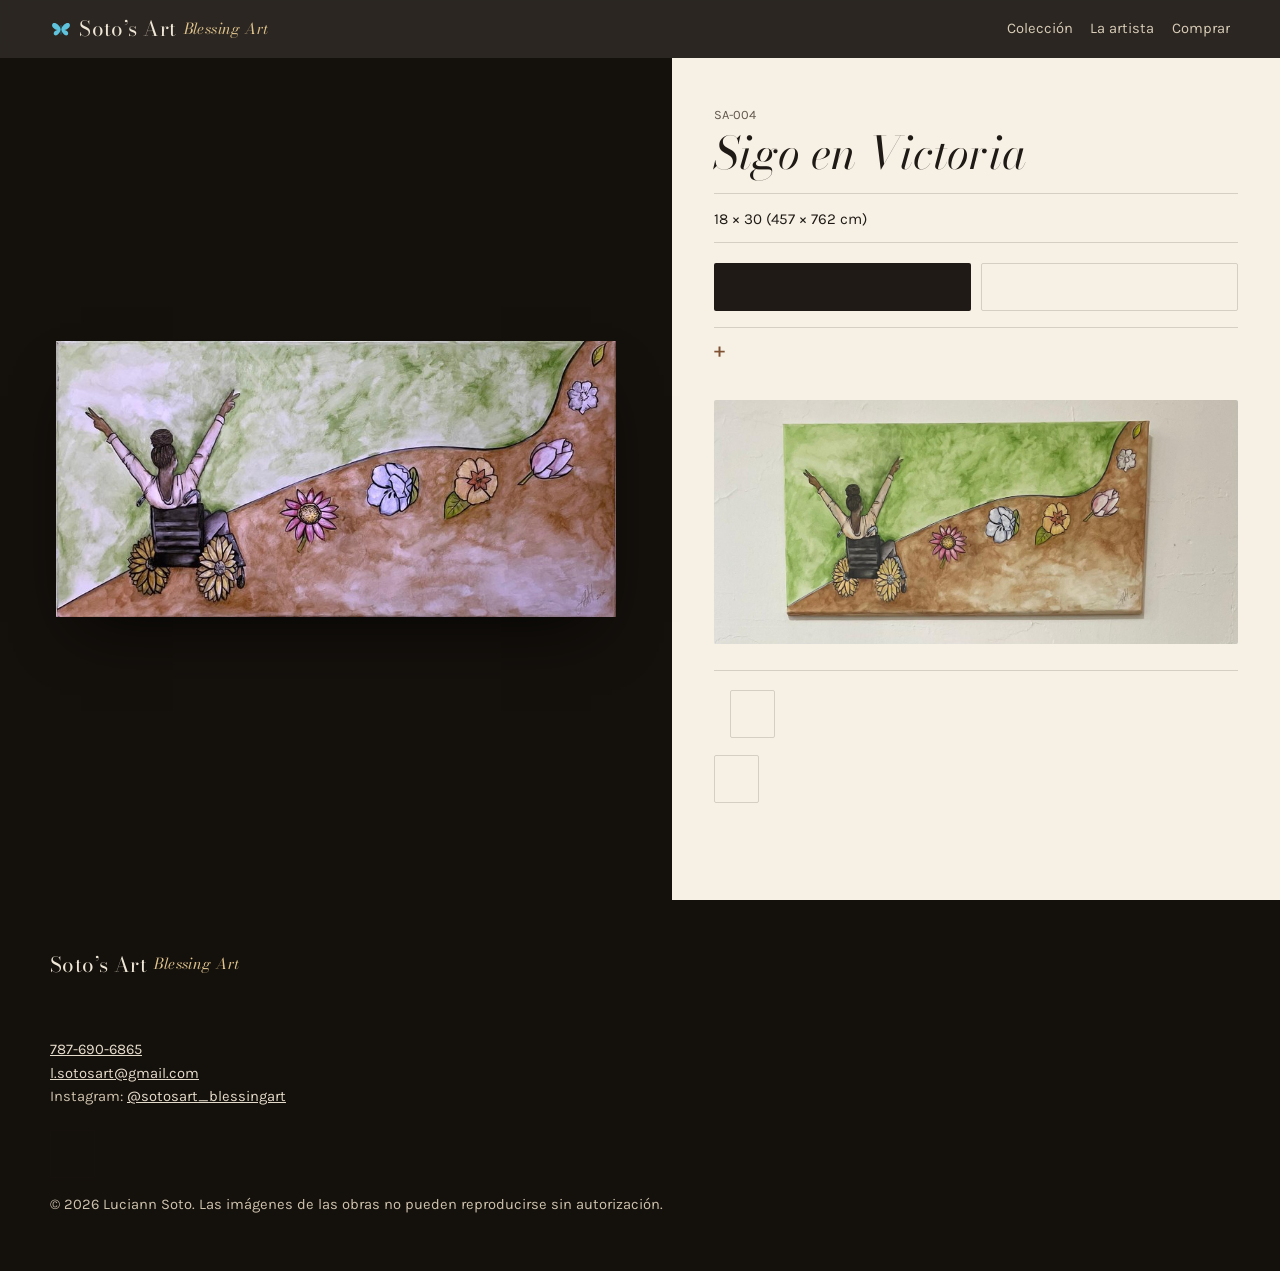
<file: obra-sigo-en-victoria.html>
<!DOCTYPE html>
<html lang="es">
<head>
<meta charset="utf-8">
<meta name="viewport" content="width=device-width, initial-scale=1, viewport-fit=cover">
<title>Sigo en Victoria | Luciann Soto | Soto’s Art</title>
<meta name="description" content="«Sigo en Victoria», obra de la artista puertorriqueña Luciann Soto. Reproducciones de alta calidad.">
<meta name="robots" content="noindex, nofollow">
<link rel="canonical" href="https://saulsoto26.github.io/sotos-art/obra-sigo-en-victoria.html">
<meta property="og:type" content="product">
<meta property="og:site_name" content="Soto’s Art">
<meta property="og:title" content="«Sigo en Victoria», de Luciann Soto">
<meta property="og:description" content="«Sigo en Victoria», obra de la artista puertorriqueña Luciann Soto. Reproducciones de alta calidad.">
<meta property="og:url" content="https://saulsoto26.github.io/sotos-art/obra-sigo-en-victoria.html">
<meta property="og:image" content="https://saulsoto26.github.io/sotos-art/og-sigo-en-victoria.jpg">
<meta property="og:image:width" content="1200">
<meta property="og:image:height" content="630">
<meta property="og:image:alt" content="Persona de espaldas en silla de ruedas, con los brazos en alto, sobre una colina rosada con flores.">
<meta name="twitter:card" content="summary_large_image">
<meta name="theme-color" content="#14100C">
<link rel="preconnect" href="https://fonts.googleapis.com">
<link rel="preconnect" href="https://fonts.gstatic.com" crossorigin>
<link href="https://fonts.googleapis.com/css2?family=Bodoni+Moda:ital,opsz,wght@0,6..96,400;0,6..96,500;1,6..96,400;1,6..96,500&family=Karla:wght@400;500;700&display=swap" rel="stylesheet">
<link rel="stylesheet" href="styles.css">
</head>
<body data-obra="sigo-en-victoria">
<header class="top">
  <div class="wrap">
    <a class="brand" href="index.html" aria-label="Soto’s Art, Blessing Art, galería">
      <svg viewBox="0 0 40 40" aria-hidden="true"><path fill="#5FC3DD" d="M20 21c-3-9-11-14-15-11-4 4 2 11 9 12-6 1-9 6-6 9 4 3 9-2 12-10zm0 0c3-9 11-14 15-11 4 4-2 11-9 12 6 1 9 6 6 9-4 3-9-2-12-10z"/><path stroke="#2B6F80" stroke-width="1.6" d="M20 13v17"/></svg>
      Soto’s Art <i>Blessing Art</i>
    </a>
    <nav class="main" aria-label="Principal"><a href="index.html#obras">Colección</a><a href="index.html#artista">La artista</a><a href="index.html#comprar">Comprar</a></nav>
  </div>
</header>
<main class="page" id="obraPage"><noscript><p class="wrap">«Sigo en Victoria», de Luciann Soto. Activa JavaScript para ver tamaños y precio, o llama al 787-690-6865.</p></noscript></main>
<footer><div class="wrap"><a class="brand" href="index.html">Soto’s Art <i>Blessing Art</i></a><p id="footContact"></p><p>© <span id="yr"></span> Luciann Soto. Las imágenes de las obras no pueden reproducirse sin autorización.</p></div></footer>
<div class="toast" id="toast" role="status"></div>
<script src="catalogo.js"></script>
<script src="app.js"></script>
</body>
</html>
</file>
<file: styles.css>
/* Soto’s Art — estilos. Tokens de color al inicio; modo oscuro automático. */
:root{
  --night:#14100C; --ivory:#EEE6D6; --paper:#F7F1E5; --ink:#1F1A15; --muted:#62574B;
  --gold:#B8924F; --gold-soft:#E0C48E; --earth:#8A5A3B; --sky:#5FC3DD;
  --surface:var(--paper); --surface-2:var(--ivory); --text:var(--ink); --text-2:var(--muted);
  --accent-text:#7E5133; --line:rgba(31,26,21,.16); --frame:#FFFCF5;
  --display:"Bodoni Moda","Didot","Bodoni 72",Georgia,serif;
  --body:"Karla","Helvetica Neue",Arial,sans-serif;
  color-scheme:light; box-sizing:border-box;
  padding-top:env(safe-area-inset-top,0px); padding-bottom:env(safe-area-inset-bottom,0px);
}
@media (prefers-color-scheme: dark){
  :root:not([data-theme="light"]){--surface:#1C1712;--surface-2:#241E18;--text:#EEE6D6;--text-2:#BDB09E;--accent-text:#E0C48E;--line:rgba(238,230,214,.16);--frame:#2B241D;color-scheme:dark}
}
:root[data-theme="dark"]{--surface:#1C1712;--surface-2:#241E18;--text:#EEE6D6;--text-2:#BDB09E;--accent-text:#E0C48E;--line:rgba(238,230,214,.16);--frame:#2B241D;color-scheme:dark}
html{scroll-padding-top:calc(env(safe-area-inset-top,0px) + 64px);scroll-behavior:smooth}
*,*::before,*::after{box-sizing:border-box}
body{margin:0;background:var(--surface);color:var(--text);font:400 1.0625rem/1.6 var(--body);-webkit-font-smoothing:antialiased}
body::before{content:"";position:fixed;inset:0 0 auto;height:env(safe-area-inset-top,0px);z-index:60;background:var(--night)}
img{max-width:100%;display:block}
a{color:inherit}
button{font:inherit;color:inherit}
[hidden]{display:none!important}
:focus-visible{outline:2px solid var(--gold);outline-offset:3px}
.wrap{width:min(1180px,100% - 2.5rem);margin-inline:auto}
.sr-only{position:absolute;width:1px;height:1px;overflow:hidden;clip:rect(0 0 0 0);white-space:nowrap}
.skip{position:absolute;left:-999px;top:0;z-index:99;background:var(--gold);color:#17130F;padding:.6rem 1rem}
.skip:focus{left:1rem;top:calc(env(safe-area-inset-top,0px) + .5rem)}
.small{font-size:.86rem;color:var(--text-2)}

/* Encabezado */
header.top{position:sticky;top:env(safe-area-inset-top,0px);z-index:50;background:rgba(20,16,12,.9);backdrop-filter:blur(10px);-webkit-backdrop-filter:blur(10px);color:var(--ivory)}
header.top .wrap{display:flex;align-items:center;justify-content:space-between;gap:1rem;height:58px}
.brand{white-space:nowrap;display:inline-flex;align-items:center;gap:.45rem;text-decoration:none;font-family:var(--display);font-size:1.3rem;letter-spacing:.02em}
.brand i{font-style:italic;color:var(--gold-soft);font-size:.95rem}
.brand svg{width:22px;height:22px}
nav.main{display:flex;gap:1.1rem;overflow-x:auto;scrollbar-width:none}
nav.main a{text-decoration:none;font-size:.92rem;color:#D9CDB8;white-space:nowrap;padding:.4rem 0}
nav.main a:hover{color:#fff}
@media (max-width:560px){nav.main a.opt,.brand i{display:none}}

/* Botones */
.ctas{display:flex;flex-wrap:wrap;gap:.7rem}
.btn{display:inline-flex;align-items:center;justify-content:center;gap:.5rem;min-height:48px;padding:.75rem 1.35rem;border-radius:2px;text-decoration:none;font-weight:500;cursor:pointer;border:1px solid transparent;transition:background .2s,color .2s,border-color .2s;text-align:center}
.btn.gold{background:var(--gold);color:#17130F}
.btn.gold:hover{background:var(--gold-soft)}
.btn.ghost{border-color:rgba(238,230,214,.45);color:var(--ivory);background:transparent}
.btn.ghost:hover{border-color:var(--ivory)}
.btn.line{border-color:var(--line);background:transparent;color:var(--text)}
.btn.line:hover{border-color:var(--text)}
.btn.dark{background:var(--text);color:var(--surface)}
.linkbtn{background:none;border:0;padding:.3rem 0;color:inherit;text-decoration:underline;text-underline-offset:3px;cursor:pointer;font-size:.9rem}

/* Lienzo que forma la obra */
.dust{position:absolute;inset:0;width:100%;height:100%;pointer-events:none;transition:opacity .9s ease}
.dust.done{opacity:0}
.piece{position:relative}
.piece img{width:100%;height:100%;object-fit:contain;opacity:0;filter:blur(8px);transform:scale(.985);transition:opacity 1.1s ease,filter 1.1s ease,transform 1.4s cubic-bezier(.2,.7,.2,1)}
.piece.on img{opacity:1;filter:none;transform:none}
.piece.on img{box-shadow:0 40px 80px -30px rgba(0,0,0,.85)}
.piece button.open{position:absolute;inset:0;background:none;border:0;cursor:pointer;padding:0}

/* 1. Apertura: el umbral de las emociones */
.hero{position:relative;background:radial-gradient(90% 70% at 72% 32%,#2A2119 0%,var(--night) 64%);color:var(--ivory);overflow:hidden;isolation:isolate}
.hero::before{content:"";position:absolute;inset:0;z-index:-2;pointer-events:none;background:radial-gradient(40% 32% at 50% 26%,rgba(224,196,142,.10),transparent 70%)}
@media (min-width:900px){.hero::before{background:radial-gradient(34% 40% at 70% 46%,rgba(224,196,142,.10),transparent 70%)}}
canvas.umbral{position:absolute;inset:0;width:100%;height:100%;z-index:-1;touch-action:pan-y}
.hero .wrap{display:grid;gap:1.2rem;padding:1.2rem 0 2.2rem;min-height:calc(100svh - 58px - env(safe-area-inset-top,0px));align-content:space-between}
.hero .art-col{position:relative}
.umbral-stage{justify-self:center;margin:0 auto;width:min(78vw,340px);height:min(40svh,360px);display:grid;place-items:center}
.umbral-fallback{height:100%;width:auto;max-width:100%;transition:opacity .8s ease}
.umbral-fallback .v{fill:rgba(238,230,214,.05);stroke:#EEE6D6;stroke-width:1.4;stroke-linejoin:round}
.umbral-fallback .s{fill:none;stroke:#E8C77E;stroke-width:2.6;stroke-linecap:round;stroke-linejoin:round}
.umbral-fallback .b{fill:#5FC3DD}
.hero.live .umbral-fallback,.hero.seq .umbral-fallback{opacity:0;transition:none}
.umbral-word .hint{font-family:var(--display);font-style:italic;font-size:.95rem;color:#A89A84}
.umbral-word{position:absolute;left:0;right:0;bottom:-.6rem;text-align:center;min-height:3.2rem;pointer-events:none;opacity:0;transform:translateY(6px);transition:opacity .7s ease,transform .7s ease}
.umbral-word.on{opacity:1;transform:none;pointer-events:auto}
.umbral-word b{display:block;font-family:var(--display);font-style:italic;font-weight:400;font-size:clamp(1.6rem,5vw,2.3rem);color:var(--gold-soft);line-height:1.1}
.umbral-word a{font-size:.85rem;color:#D9CDB8}
.umbral-hit{position:absolute;z-index:3;width:56px;height:56px;margin:-28px 0 0 -28px;border-radius:50%;border:0;background:transparent;cursor:pointer;padding:0}
.umbral-hit:focus-visible{outline:2px solid var(--sky);outline-offset:2px}
.hero h1{font-family:var(--display);font-weight:400;font-size:clamp(2.1rem,8vw,4.8rem);line-height:1.03;margin:0;max-width:14ch;letter-spacing:-.01em}
.hero h1 span{display:block}
.hero h1 .l2{font-style:italic;color:var(--gold-soft);padding-left:.6em}
.hero.seq h1 span{opacity:0;filter:blur(8px);letter-spacing:.04em;-webkit-mask-image:linear-gradient(90deg,#000 45%,transparent 55%);mask-image:linear-gradient(90deg,#000 45%,transparent 55%);-webkit-mask-size:240% 100%;mask-size:240% 100%;-webkit-mask-position:100% 0;mask-position:100% 0}
.hero.seq h1 span.on{opacity:1;filter:none;letter-spacing:-.01em;-webkit-mask-position:0 0;mask-position:0 0;transition:opacity 1.4s ease,filter 1.4s ease,letter-spacing 2s cubic-bezier(.2,.7,.2,1),-webkit-mask-position 1.8s ease,mask-position 1.8s ease}
.hero p.sub{max-width:38ch;color:#D3C7B2;font-size:1.03rem;margin:.8rem 0 1.3rem}
.hero .ctas .btn{flex:1 1 13rem}
@media (min-width:900px){
  .hero .wrap{grid-template-columns:1.05fr .95fr;align-items:center;align-content:center;padding:2.5rem 0}
  .hero .art-col{order:2}
  .umbral-stage{width:min(38vw,440px);height:min(64svh,540px)}
  .hero .ctas .btn{flex:0 1 auto}
}

/* 2. Recorrido compacto */
.rec{position:relative;background-color:var(--rbg,#14100C);transition:background-color 1.4s ease;color:var(--ivory);overflow:hidden;isolation:isolate}
.rec::before{content:"";position:absolute;inset:0;z-index:-1;background:radial-gradient(45% 40% at var(--gx,50%) 45%,var(--rglow,rgba(224,196,142,.25)),transparent 72%);transition:background 1.4s ease}
.rec .wrap{display:grid;gap:1rem;padding:2.2rem 0 2rem}
.rec-top{display:flex;justify-content:space-between;align-items:baseline;gap:1rem}
.rec-kicker{font-family:var(--display);font-size:1.05rem;color:var(--gold-soft);margin:0}
.rec-skip{color:rgba(238,230,214,.8);font-size:.85rem}
.rec .piece{justify-self:center;width:min(78vw,380px);height:min(46svh,440px)}
.rec-text{transition:opacity .45s ease,transform .6s cubic-bezier(.2,.7,.2,1)}
.rec.swap .rec-text{opacity:0;transform:translateY(8px)}
.rec-num{font-family:var(--display);color:var(--gold-soft);font-size:1rem}
.rec-num b{font-weight:500;font-size:1.4rem;margin-right:.3rem}
.rec h3{font-family:var(--display);font-style:italic;font-weight:400;font-size:clamp(2rem,7.5vw,4.4rem);line-height:1.02;margin:.15rem 0 .5rem}
.rec-line{margin:0 0 .4rem;max-width:36ch;color:#E6DCCB}
.rec-title{font-family:var(--display);font-size:1.1rem;margin:0}
.rec-nav{display:flex;align-items:center;gap:.6rem;margin-top:.6rem}
.rec-nav .btn{min-width:48px;padding:.6rem 1rem}
.rec-dots{display:flex;gap:4px;flex:1;justify-content:center}
.rec-dots button{width:30px;height:44px;border:0;background:none;cursor:pointer;position:relative;padding:0}
.rec-dots button::after{content:"";position:absolute;left:4px;right:4px;top:21px;height:2px;background:rgba(238,230,214,.3)}
.rec-dots button[aria-current="true"]::after,.rec-dots button.seen::after{background:var(--gold-soft)}
.rec-note{font-size:.74rem;color:rgba(238,230,214,.62);margin:.4rem 0 0}
@media (min-width:900px){
  .rec .wrap{grid-template-columns:1fr 1fr;grid-template-areas:"top top" "text art" "nav art";align-items:center;padding:3rem 0;min-height:min(92svh,820px)}
  .rec-top{grid-area:top}.rec .piece{grid-area:art;width:min(40vw,500px);height:min(66svh,620px)}
  .rec-text{grid-area:text;align-self:end}.rec-bottom{grid-area:nav;align-self:start}
}

/* Secciones claras */
section.block{padding:4.2rem 0}
.sec-title{font-family:var(--display);font-weight:400;font-size:clamp(2rem,6vw,3.4rem);line-height:1.05;margin:0 0 .6rem}
.sec-lead{color:var(--text-2);max-width:52ch;margin:0 0 2.4rem}
.more-title{font-family:var(--display);font-weight:400;font-size:clamp(1.5rem,4.5vw,2.1rem);margin:3rem 0 .4rem}

.kicker{font-family:var(--display);font-style:italic;font-size:1.15rem;color:var(--accent-text);margin:0 0 .4rem}
.two .kicker,.brush .kicker{color:var(--gold-soft)}

/* 3. Colección */
.salon{columns:2;column-gap:1.1rem}
@media (min-width:900px){.salon{columns:3;column-gap:2.6rem}}
.salon-more{columns:auto;display:grid;grid-template-columns:minmax(0,320px)}
.work{text-decoration:none;display:block;width:100%;break-inside:avoid;margin:0 0 2.2rem;background:none;border:0;padding:0;text-align:left;cursor:pointer;color:inherit}
.work .frame{padding:6px;background:var(--frame);box-shadow:0 1px 0 rgba(0,0,0,.06),0 22px 34px -20px rgba(50,30,10,.55);transition:transform .5s cubic-bezier(.2,.7,.2,1)}
.work:hover .frame,.work:focus-visible .frame{transform:translateY(-4px)}
.work img{width:100%;height:auto}
.work h3{font-family:var(--display);font-style:italic;font-weight:400;font-size:1.28rem;line-height:1.2;margin:.9rem 0 .1rem}
.work .meta{font-size:.88rem;color:var(--text-2)}

/* ¿Qué ves tú? */
.feel .wrap{display:grid;gap:2rem}
@media (min-width:900px){.feel .wrap{grid-template-columns:.8fr 1.2fr;align-items:center}}
.feel-art{max-width:min(360px,66vw);justify-self:center;width:100%}
.feel-art img{width:100%;height:auto;box-shadow:0 26px 44px -24px rgba(40,25,10,.6)}
.feel-art .small{margin-top:.5rem}
.feel-q{font-family:var(--display);font-weight:400;font-style:italic;font-size:clamp(1.8rem,5.4vw,2.8rem);line-height:1.1;margin:0 0 1.4rem;max-width:18ch}
.feel .choice{color:var(--text);border-color:var(--line)}
.feel .choice:hover{border-color:var(--accent-text)}
.feel .choice[aria-pressed="true"]{color:#17130F}
.choices.left{justify-content:flex-start}
.feel-out{min-height:6rem}
.feel-out .reflect{margin:1.4rem 0 .3rem;max-width:32ch}
.feel-out .note{color:var(--text-2)}

/* 4. Dos obras, una historia */
.two{background:var(--night);color:var(--ivory)}
.two .sec-lead{color:#CFC3AE}
.two-stage{display:grid;grid-template-columns:1fr;gap:1rem;align-items:center;justify-items:center;position:relative}
.two-stage.both{grid-template-columns:1fr auto 1fr}
.two figure{margin:0;max-width:min(340px,70vw);width:100%}
.two-stage.both figure{max-width:340px}
.two figure img{width:100%;height:auto;box-shadow:0 30px 60px -24px rgba(0,0,0,.8)}
.two figcaption{font-family:var(--display);font-style:italic;text-align:center;margin-top:.6rem;color:#E6DCCB}
.seam{width:14px;height:100%;min-height:200px}
.seam path{fill:none;stroke:var(--gold-soft);stroke-width:2.4;stroke-linecap:round;stroke-dasharray:1;stroke-dashoffset:1;animation:draw 1.4s ease forwards}
@keyframes draw{to{stroke-dashoffset:0}}
.reveal{animation:rev 1.2s cubic-bezier(.2,.7,.2,1) both}
@keyframes rev{from{opacity:0;transform:translateX(24px)}to{opacity:1;transform:none}}
.two-panel{max-width:640px;margin:2rem auto 0;text-align:center}
.two-panel h3{font-family:var(--display);font-weight:400;font-style:italic;font-size:clamp(1.5rem,4.8vw,2.2rem);line-height:1.15;margin:0 0 1.1rem}
.choices{display:flex;flex-wrap:wrap;gap:.6rem;justify-content:center}
.choice{min-height:48px;padding:.6rem 1.2rem;border-radius:999px;border:1px solid rgba(238,230,214,.4);background:transparent;color:var(--ivory);cursor:pointer;font-size:1rem}
.choice:hover{border-color:var(--gold-soft)}
.choice[aria-pressed="true"]{background:var(--gold);border-color:var(--gold);color:#17130F}
.reflect{font-family:var(--display);font-size:clamp(1.15rem,3.4vw,1.45rem);line-height:1.45;margin:1.4rem auto .4rem;max-width:34ch}
.note{font-size:.8rem;color:#ABA08F;margin:.2rem 0 1.2rem}
.two-panel .ctas{justify-content:center}
.fade-in{animation:fade .7s ease both}
@keyframes fade{from{opacity:0;transform:translateY(6px)}to{opacity:1;transform:none}}
@media (max-width:640px){.two-stage.both{grid-template-columns:1fr 10px 1fr;gap:.5rem}.seam{width:10px}}

/* 5. La artista */
.artist .wrap{display:grid;gap:2.5rem}
@media (min-width:900px){.artist .wrap{grid-template-columns:.8fr 1.2fr;align-items:start}}
.portrait{margin:0}
.portrait img{width:100%;height:auto;box-shadow:0 30px 50px -28px rgba(40,25,10,.6)}
.portrait figcaption{font-family:var(--display);font-style:italic;color:var(--text-2);margin-top:.7rem}
.artist p{max-width:60ch}
.role{font-family:var(--display);font-style:italic;font-size:1.2rem;color:var(--accent-text);margin:-.2rem 0 1.2rem}
.quote{margin:1.8rem 0 0;padding:1.3rem 0 0;border-top:1px solid var(--line);font-family:var(--display);font-style:italic;font-size:clamp(1.2rem,3.4vw,1.5rem);line-height:1.4;color:var(--accent-text)}
.quote cite{display:block;font-family:var(--body);font-style:normal;font-size:.82rem;color:var(--text-2);margin-top:.5rem}
.timeline{list-style:none;padding:0;margin:2rem 0 0;border-left:1px solid var(--gold);display:grid;gap:1rem}
.timeline li{display:grid;grid-template-columns:4rem 1fr;gap:.6rem;padding-left:1rem;position:relative}
.timeline li::before{content:"";position:absolute;left:-5px;top:.55rem;width:9px;height:9px;border-radius:50%;background:var(--gold)}
.timeline b{font-family:var(--display);font-weight:500;color:var(--accent-text)}
.timeline span{color:var(--text-2);font-size:.97rem}
.grid2{display:grid;grid-template-columns:1fr 1fr;gap:1rem}
.grid2 figure{margin:0}
.grid2 img{width:100%;aspect-ratio:3/4;object-fit:cover}
.grid2 figcaption{font-size:.85rem;color:var(--text-2);margin-top:.4rem}
.video{width:100%;aspect-ratio:16/9;border:0;background:#000}
.testi{border-top:1px solid var(--line);padding:1rem 0}
.testi p{font-family:var(--display);font-style:italic;font-size:1.15rem;margin:0}

.axis{font-family:var(--display);font-style:italic;font-size:clamp(1.3rem,3.8vw,1.7rem);line-height:1.3;color:var(--accent-text);margin:-.2rem 0 1.4rem}
.artist .sec-title{font-size:clamp(1.8rem,5vw,2.8rem);max-width:20ch}
.trayectoria{margin-top:1.6rem}
.trayectoria .timeline{margin-top:1rem}

/* Detrás de cada pincelada */
.brush{background:var(--night);color:var(--ivory)}
.brush .sec-lead{color:#CFC3AE}
.brush-stage{display:grid;gap:1.4rem}
@media (min-width:900px){.brush-stage{grid-template-columns:1.1fr .9fr;align-items:center;gap:3rem}}
.brush-frame{position:relative;overflow:hidden;aspect-ratio:3/4;max-height:76vh;background:#000;box-shadow:0 30px 60px -24px rgba(0,0,0,.8)}
.brush-frame img{position:absolute;inset:0;width:100%;height:100%;object-fit:cover;transform-origin:var(--fx,50%) var(--fy,45%);transition:transform 2.6s cubic-bezier(.25,.6,.2,1),opacity 1s ease}
.brush-frame.zoom img{transform:scale(1.8)}
.brush-frame img.fade{opacity:0}
.brush-cap{font-family:var(--display);font-style:italic;font-size:clamp(1.3rem,3.8vw,1.7rem);line-height:1.35;margin:0 0 1rem;max-width:30ch}
.brush .small{color:#ABA08F}
.brush .more-title{color:var(--ivory)}
.explore{display:grid;grid-template-columns:repeat(auto-fill,minmax(150px,1fr));gap:1.2rem}
.explore figure{margin:0}
.explore img{width:100%;aspect-ratio:4/5;object-fit:cover}
.explore figcaption{margin-top:.5rem;font-size:.88rem;color:#CFC3AE}
.explore figcaption b{display:block;font-family:var(--display);font-style:italic;font-weight:400;font-size:1.05rem;color:var(--ivory)}

/* 6. Pruébala en tu pared */
.rooms{background:var(--surface-2)}
.pick{display:flex;gap:.5rem;overflow-x:auto;padding:.3rem 0 1rem}
.pick button{flex:none;width:58px;height:58px;border:2px solid transparent;padding:0;background:none;cursor:pointer;overflow:hidden}
.pick button img{width:100%;height:100%;object-fit:cover}
.pick button[aria-pressed="true"]{border-color:var(--gold)}
.wall{position:relative;overflow:hidden;aspect-ratio:4/3;max-height:72vh;width:100%;touch-action:none;user-select:none;-webkit-user-select:none;
  background:radial-gradient(70% 55% at 50% 18%,#F4EEE3 0%,#E2D8C8 55%,#CFC3B0 100%)}
.wall.photo{background:#000}
.wall-photo{position:absolute;inset:0;width:100%;height:100%;object-fit:cover}
.wall-empty{position:absolute;inset:0;pointer-events:none;
  background:linear-gradient(180deg,transparent 78%,rgba(70,50,30,.10) 78.4%,rgba(70,50,30,.04) 100%),
  url("data:image/svg+xml,%3Csvg xmlns='http://www.w3.org/2000/svg' width='160' height='160'%3E%3Cfilter id='n'%3E%3CfeTurbulence type='fractalNoise' baseFrequency='.85' numOctaves='3'/%3E%3CfeColorMatrix values='0 0 0 0 .35 0 0 0 0 .28 0 0 0 0 .2 0 0 0 .09 0'/%3E%3C/filter%3E%3Crect width='100%25' height='100%25' filter='url(%23n)'/%3E%3C/svg%3E")}
.wall-art{position:absolute;transform:translate(-50%,-50%);cursor:grab;touch-action:none;
  box-shadow:0 2px 0 rgba(0,0,0,.15),0 22px 30px -14px rgba(0,0,0,.55),0 8px 12px -6px rgba(0,0,0,.3)}
.wall-art.active{outline:2px solid rgba(224,196,142,.9);outline-offset:3px}
.wall-tag{position:absolute;transform:translate(-50%,0);background:rgba(20,16,12,.8);color:#F7F1E5;font-size:.78rem;padding:.2rem .55rem;border-radius:2px;white-space:nowrap;pointer-events:none}
.wall-measure{position:absolute;inset:0;width:100%;height:100%;overflow:visible;pointer-events:none}
.wall-measure line{stroke:#E0C48E;stroke-width:2.5;stroke-dasharray:6 5}
.wall-measure circle{fill:rgba(184,146,79,.95);stroke:#fff;stroke-width:2.5;cursor:grab;touch-action:none;pointer-events:all}
.wall-tools{display:flex;flex-wrap:wrap;align-items:center;gap:.8rem 1rem;margin-top:1rem}
.wall-size{display:flex;align-items:center;gap:.6rem;font-size:.9rem;color:var(--text-2);flex:1 1 220px}
.wall-size input{flex:1;accent-color:var(--gold);min-height:44px}
.scale{margin-top:1.2rem;padding:1.1rem 1.2rem;border:1px solid var(--line);background:var(--surface)}
.scale h3{font-family:var(--display);font-weight:400;font-size:1.4rem;margin:0 0 .3rem}
.scale-row{display:flex;flex-wrap:wrap;align-items:flex-end;gap:.7rem;margin-top:.8rem}
.scale-row label{display:grid;gap:.3rem;font-size:.88rem;color:var(--text-2)}
.scale input[type=number]{width:7.5rem;min-height:44px;padding:.4rem .6rem;border:1px solid var(--line);background:var(--surface);color:var(--text);font:inherit;border-radius:2px}
.unit{display:flex}
.unit button,.chip{min-height:44px;padding:.4rem .9rem;border:1px solid var(--line);background:transparent;cursor:pointer;color:var(--text)}
.unit button[aria-pressed="true"],.chip[aria-pressed="true"]{background:var(--text);color:var(--surface);border-color:var(--text)}
.disclaim{font-size:.85rem;color:var(--text-2);max-width:62ch;margin:1rem 0 1.4rem}

/* 7. Compra y confianza */
.steps{list-style:none;padding:0;margin:0 0 2.6rem;display:grid;gap:1.4rem;counter-reset:s}
@media (min-width:760px){.steps{grid-template-columns:repeat(4,1fr)}}
.steps li{counter-increment:s;padding-top:1rem;border-top:1px solid var(--line)}
.steps li::before{content:counter(s);font-family:var(--display);font-size:2rem;color:var(--accent-text);display:block;line-height:1;margin-bottom:.5rem}
.steps strong{display:block;margin-bottom:.25rem}
.steps span{color:var(--text-2);font-size:.95rem}
.seller{display:grid;gap:1.2rem;padding:1.6rem;margin:0 0 2.6rem;background:var(--night);color:var(--ivory)}
@media (min-width:760px){.seller{grid-template-columns:1fr auto;align-items:center}}
.seller p{margin:0}
.seller .big{font-family:var(--display);font-style:italic;font-size:1.5rem}
.seller dl{display:grid;grid-template-columns:auto 1fr;gap:.2rem 1rem;margin:.8rem 0 0;font-size:.92rem;color:#D3C7B2}
.seller dd{margin:0}
.seller a{color:var(--gold-soft)}
.paygrid{display:grid;gap:.6rem;margin:0 0 2.6rem}
@media (min-width:760px){.paygrid{grid-template-columns:repeat(3,1fr)}}
.pay{border:1px solid var(--line);padding:1rem 1.1rem}
.pay b{display:block}
.pay small{color:var(--text-2)}
.cols{display:grid;gap:2.5rem}
@media (min-width:900px){.cols{grid-template-columns:1fr 1fr}}
.cols h3{font-family:var(--display);font-weight:400;font-size:1.6rem;margin:0 0 1rem}
details{border-top:1px solid var(--line);padding:.9rem 0}
details:last-of-type{border-bottom:1px solid var(--line)}
summary{cursor:pointer;font-weight:500;list-style:none;display:flex;justify-content:space-between;gap:1rem}
summary::-webkit-details-marker{display:none}
summary::after{content:"+";color:var(--accent-text);font-size:1.3rem;line-height:1}
details[open] summary::after{content:"−"}
details p{margin:.6rem 0 0;color:var(--text-2)}
footer{background:var(--night);color:#CFC3AE;padding:3rem 0 2.5rem;font-size:.92rem}
footer .brand{color:var(--ivory);margin-bottom:.8rem}
footer .lema{font-family:var(--display);color:var(--gold-soft);font-size:1.15rem}
footer a{color:#E6DCCB}

/* Ficha de obra (modal y página propia) */
dialog.sheet{border:0;padding:0;margin:0;width:100%;max-width:100%;height:100%;max-height:100%;background:var(--surface);color:var(--text)}
dialog.sheet::backdrop{background:rgba(10,8,5,.86)}
@media (min-width:900px){dialog.sheet{margin:auto;width:min(1100px,94vw);height:min(780px,90vh);box-shadow:0 40px 80px rgba(0,0,0,.5)}}
.sheet-in{display:grid;height:100%;overflow:auto;overscroll-behavior:contain}
@media (min-width:900px){.sheet-in{grid-template-columns:1.05fr .95fr;overflow:hidden}.sheet-in>*{overflow:auto}}
.page .sheet-in{height:auto;overflow:visible}
@media (min-width:900px){.page .sheet-in{min-height:calc(100svh - 58px)}.page .sheet-in>*{overflow:visible}}
.sheet-fig{margin:0;background:var(--night);display:grid;place-items:center;align-content:center;padding:calc(env(safe-area-inset-top,0px) + 3.6rem) 1.4rem 1.6rem;position:relative}
.page .sheet-fig{padding:2rem 1.4rem}
.sheet-fig img{width:min(100%,560px,calc(64vh * var(--p,.8)));height:auto;box-shadow:0 30px 60px -25px rgba(0,0,0,.8)}
.close{position:absolute;top:calc(env(safe-area-inset-top,0px) + .75rem);right:.75rem;width:44px;height:44px;border-radius:50%;border:0;background:rgba(238,230,214,.16);color:var(--ivory);font-size:1.4rem;cursor:pointer;z-index:2}
.sheet-body{padding:1.8rem 1.5rem calc(2rem + env(safe-area-inset-bottom,0px))}
@media (min-width:900px){.sheet-body{padding:2.6rem}}
.sku{font-size:.8rem;color:var(--text-2)}
.sheet-body h2,.sheet-body h1{font-family:var(--display);font-style:italic;font-weight:400;font-size:clamp(2rem,6vw,2.8rem);line-height:1.05;margin:.2rem 0 1rem}
.lead{font-size:1.06rem;line-height:1.6;max-width:46ch}
.voice{margin:1.2rem 0;font-family:var(--display);font-style:italic;font-size:1.2rem;line-height:1.45;color:var(--accent-text)}
.voice cite{display:block;font-family:var(--body);font-style:normal;font-size:.8rem;color:var(--text-2);margin-top:.3rem}
.price{font-family:var(--display);font-size:1.9rem;margin:1.1rem 0 .2rem}
.price span{display:block;font-size:1.25rem;font-style:italic}
.price small{display:block;font-family:var(--body);font-size:.88rem;color:var(--text-2);margin-top:.2rem}
.receive{font-size:.95rem;color:var(--text-2);margin:.3rem 0 0}
.opts{display:grid;gap:.8rem;margin:1.1rem 0}
.opts label{display:grid;gap:.3rem;font-size:.9rem;color:var(--text-2)}
.opts select{min-height:46px;padding:.5rem .7rem;border:1px solid var(--line);background:var(--surface);color:var(--text);font:inherit;border-radius:2px}
.actions{display:flex;flex-wrap:wrap;gap:.6rem;margin-top:1.2rem}
.actions .btn{flex:1 1 auto}
details.soft{border:0;border-top:1px solid var(--line);padding:.8rem 0;margin-top:1rem}
details.soft:last-of-type{border-bottom:0}
dl.spec{display:grid;grid-template-columns:auto 1fr;gap:.45rem 1rem;margin:.8rem 0 0;font-size:.95rem}
dl.spec dt{color:var(--text-2)}
dl.spec dd{margin:0}
.sharebox{margin-top:1.6rem;padding-top:1.2rem;border-top:1px solid var(--line);display:flex;flex-wrap:wrap;align-items:center;gap:.6rem 1rem}
.sharebox p{margin:0;font-family:var(--display);font-style:italic;font-size:1.15rem}
.review{margin-top:1.5rem;padding:1.3rem;background:var(--surface-2);border:1px solid var(--line)}
.review h3{font-family:var(--display);font-weight:400;font-size:1.5rem;margin:0 0 .6rem}
.pendline{margin-top:1.4rem}
.toast{position:fixed;left:50%;bottom:calc(1.2rem + env(safe-area-inset-bottom,0px));transform:translateX(-50%);background:var(--ink);color:var(--ivory);padding:.7rem 1.1rem;border-radius:2px;font-size:.92rem;z-index:100;opacity:0;pointer-events:none;transition:opacity .25s}
.toast.on{opacity:1}

@media (prefers-reduced-motion: reduce){
  *{animation-duration:.001ms!important;animation-delay:0s!important;transition-duration:.001ms!important;scroll-behavior:auto!important}
  .seam path{stroke-dashoffset:0}
}

/* Selector de idioma (globo + código del idioma; sin banderas) */
nav.main{min-width:0}
.idioma{position:relative;flex:none}
.idioma summary{list-style:none;display:inline-flex;align-items:center;gap:.35rem;min-height:40px;padding:.35rem .6rem;border:1px solid rgba(238,230,214,.28);border-radius:999px;cursor:pointer;font-size:.8rem;letter-spacing:.08em;color:#D9CDB8;user-select:none}
.idioma summary::-webkit-details-marker{display:none}
.idioma summary::after{content:none}
.idioma summary:hover,.idioma[open] summary{color:#fff;border-color:rgba(238,230,214,.6)}
.idioma summary svg{width:16px;height:16px;fill:none;stroke:currentColor;stroke-width:1.5}
.idioma-menu{position:absolute;right:0;top:calc(100% + .45rem);margin:0;padding:.35rem;list-style:none;min-width:10rem;background:var(--night);border:1px solid rgba(238,230,214,.18);border-radius:4px;box-shadow:0 18px 40px -18px rgba(0,0,0,.7)}
.idioma-menu a{display:flex;justify-content:space-between;align-items:center;padding:.6rem .75rem;text-decoration:none;color:#D9CDB8;font-size:.95rem;border-radius:2px}
.idioma-menu a:hover,.idioma-menu a:focus-visible{background:rgba(238,230,214,.08);color:#fff}
.idioma-menu a[aria-current]{color:var(--gold-soft)}
.idioma-menu a[aria-current]::after{content:"✓";font-size:.85rem}
@media (max-width:560px){header.top .wrap{gap:.7rem}.idioma summary{padding:.3rem .5rem}}
/* En teléfonos estrechos, el enlace “Colección” cede su lugar al selector (la colección está justo después de la portada) */
@media (max-width:430px){nav.main a.col{display:none}}

/* Sugerencia de idioma: discreta, una sola vez */
.idioma-sugerencia{position:fixed;left:50%;bottom:calc(1rem + env(safe-area-inset-bottom,0px));transform:translate(-50%,20px);width:min(560px,calc(100% - 1.5rem));z-index:90;display:flex;flex-wrap:wrap;align-items:center;justify-content:space-between;gap:.6rem 1rem;padding:.85rem 1rem;background:var(--night);color:var(--ivory);border:1px solid rgba(224,196,142,.35);border-radius:4px;box-shadow:0 20px 50px -20px rgba(0,0,0,.8);opacity:0;transition:opacity .35s,transform .35s}
.idioma-sugerencia.on{opacity:1;transform:translate(-50%,0)}
.idioma-sugerencia p{margin:0;font-family:var(--display);font-style:italic;font-size:1.1rem}
.idioma-sugerencia div{display:flex;gap:.5rem}
.idioma-sugerencia .btn{min-height:40px;padding:.5rem 1rem}
.idioma-sugerencia .btn.line{color:var(--ivory);border-color:rgba(238,230,214,.4)}
@media (prefers-reduced-motion: reduce){.idioma-sugerencia{transition:none}}

/* Subtítulo interpretativo de una obra (cuando está aprobado) */
.sheet-body .subt{margin:-.6rem 0 1rem;font-family:var(--display);font-style:italic;color:var(--text-2);font-size:1.1rem}
.ficha-idioma a{color:var(--accent-text)}
@media (max-width:380px){header.top .wrap{gap:.5rem}nav.main{gap:.75rem}nav.main a{font-size:.86rem}.brand{font-size:1.15rem}.idioma summary{padding:.28rem .42rem;gap:.25rem}}

/* ===================== Modo museo / Museum View =====================
   Sala digital ligera: pared cálida, luz cenital suave, una obra por pared. */
html.museo-abierto{overflow:hidden}
.museo-entrada{display:flex;flex-wrap:wrap;align-items:center;gap:.4rem 1rem;margin:-.4rem 0 2rem}
.museo-entrada .btn::before{content:"";width:14px;height:14px;border:1.5px solid currentColor;box-shadow:inset 0 0 0 2px var(--surface),inset 0 0 0 6px currentColor;opacity:.8}
dialog.museo{width:100%;height:100%;max-width:none;max-height:none;margin:0;padding:0;border:0;background:#15110D;color:var(--ivory)}
dialog.museo::backdrop{background:#15110D}
.museo-in{height:100%;display:flex;flex-direction:column;padding:env(safe-area-inset-top,0px) 0 env(safe-area-inset-bottom,0px)}
.museo-top{display:flex;align-items:center;gap:.8rem;padding:.55rem 1rem;flex:none}
.museo-x{width:44px;height:44px;border-radius:50%;border:1px solid rgba(238,230,214,.3);background:transparent;font-size:1.6rem;line-height:1;cursor:pointer}
.museo-nombre{margin:0;font-family:var(--display);font-style:italic;font-size:1.15rem;color:var(--gold-soft)}
.museo-cuenta{margin:0 0 0 auto;font-size:.82rem;letter-spacing:.12em;color:#BDB09E}
.museo-idioma{font-size:.78rem;letter-spacing:.1em;color:#D9CDB8;text-decoration:none;border:1px solid rgba(238,230,214,.28);border-radius:999px;padding:.35rem .6rem}
.museo-sala{flex:1;min-height:0;display:flex;flex-direction:column;overflow-y:auto;overscroll-behavior:contain}
.museo-pared{position:relative;flex:none;height:min(62vh,640px);min-height:340px;display:grid;place-items:center;overflow:hidden;
  background:
    radial-gradient(ellipse 46% 58% at 50% 16%,rgba(255,240,212,.55),rgba(255,240,212,0) 72%),
    linear-gradient(to bottom,#CFC5B4 0,#D8CFBF 55%,#C7BCAA 86%,#5A4A3C 86.3%,#43362B 100%);
  transition:opacity .32s}
.museo-pared::after{content:"";position:absolute;inset:0;pointer-events:none;background:radial-gradient(ellipse 80% 70% at 50% 40%,transparent 55%,rgba(30,22,15,.28))}
.museo-pared.cambio{opacity:.15}
.museo-obra{margin:0;position:relative;top:-4%;transition:padding .3s,background .3s,box-shadow .3s}
.museo-lienzo{position:relative;overflow:hidden;cursor:zoom-in;touch-action:pan-y;box-shadow:0 26px 40px -22px rgba(40,26,14,.75),0 4px 10px rgba(40,26,14,.25)}
.museo-lienzo img{width:100%;height:100%;object-fit:contain;transform-origin:var(--ox,50%) var(--oy,50%);transition:transform .35s cubic-bezier(.2,.7,.2,1);user-select:none;-webkit-user-drag:none}
.museo-obra.zoom .museo-lienzo{cursor:zoom-out;touch-action:none}
.museo-obra.zoom .museo-lienzo img{transform:scale(2.4)}
.museo-obra.marco{padding:clamp(14px,3.2vw,30px);background:#FBF8F1;box-shadow:0 0 0 clamp(6px,1.1vw,11px) #241C16,0 30px 46px -24px rgba(40,26,14,.8)}
.museo-obra.marco .museo-lienzo{box-shadow:inset 0 0 0 1px rgba(0,0,0,.08)}
.museo-flecha{position:absolute;top:50%;transform:translateY(-50%);width:46px;height:46px;border-radius:50%;border:0;background:rgba(21,17,13,.55);color:#fff;font-size:1.7rem;line-height:1;cursor:pointer;z-index:2}
.museo-flecha.prev{left:.6rem}.museo-flecha.next{right:.6rem}
.museo-cartela{background:var(--surface);color:var(--text);padding:1.4rem 1.25rem 1.6rem;flex:1}
.museo-n{margin:0;font-size:.78rem;letter-spacing:.14em;text-transform:uppercase;color:var(--text-2)}
.museo-titulo{font-family:var(--display);font-style:italic;font-weight:400;font-size:clamp(1.9rem,6vw,2.5rem);line-height:1.05;margin:.3rem 0 .2rem}
.museo-subt{margin:0 0 .4rem;font-family:var(--display);font-style:italic;color:var(--text-2);font-size:1.08rem}
.museo-datos{margin:.6rem 0 1rem;font-size:.92rem;color:var(--text-2)}
.museo-datos dd{margin:0}
.museo-lectura{border-top:1px solid var(--line);padding-top:.9rem}
.museo-etq{margin:0 0 .3rem;font-size:.72rem;letter-spacing:.14em;text-transform:uppercase;color:var(--accent-text)}
.museo-frase{font-family:var(--display);font-style:italic;font-size:1.25rem;margin:0 0 .2rem}
.museo-lectura p:last-child{margin-top:0}
.museo-voz{margin:1rem 0;padding-left:1rem;border-left:2px solid var(--gold);font-family:var(--display);font-style:italic;font-size:1.1rem}
.museo-acciones{display:flex;flex-wrap:wrap;gap:.6rem;margin:1.2rem 0 .8rem}
.museo-marco p{margin:.3rem 0 0}
.museo-ayuda{margin-top:1rem}
.museo-sueno{flex:none;margin:0;padding:.55rem 1rem .7rem;text-align:center;font-family:var(--display);font-style:italic;font-size:.92rem;color:#BDB09E}
@media (min-width:900px){
  .museo-sala{flex-direction:row;overflow:hidden}
  .museo-pared{flex:1;height:auto}
  .museo-cartela{flex:none;width:min(390px,32vw);overflow-y:auto;padding:2.4rem 2rem}
  .museo-flecha.prev{left:1.4rem}.museo-flecha.next{right:1.4rem}
}
@media (prefers-reduced-motion: reduce){.museo-pared,.museo-lienzo img,.museo-obra{transition:none}}
.museo-marco-btn{position:absolute;left:.8rem;bottom:calc(14% + .7rem);z-index:2;display:inline-flex;align-items:center;gap:.45rem;min-height:38px;padding:.35rem .8rem;border-radius:999px;border:1px solid rgba(238,230,214,.35);background:rgba(21,17,13,.6);color:#EEE6D6;font-size:.82rem;cursor:pointer}
.museo-marco-btn::before{content:"";width:12px;height:12px;border:1.5px solid currentColor}
.museo-marco-btn[aria-pressed="true"]{background:#EEE6D6;color:#15110D}
@media (min-width:900px){.museo-marco-btn{left:1.4rem}}

/* ---------- Capítulos del recorrido ---------- */
.rec-caps{display:flex;flex-wrap:wrap;gap:.4rem;margin:.7rem 0 0}
.rec-caps button{border:1px solid rgba(224,196,142,.35);background:transparent;color:var(--gold-soft);border-radius:999px;padding:.3rem .8rem;font-size:.82rem;min-height:34px;cursor:pointer}
.rec-caps button[aria-current="true"]{background:rgba(224,196,142,.16);border-color:var(--gold-soft)}
.rec-num b{display:inline-block}

/* ---------- La voz de Luciann ---------- */
.voz-sec{position:relative;overflow:hidden;text-align:center;padding:6rem 0 5rem!important;background:var(--surface-2)}
.voz-textura{position:absolute;inset:0;pointer-events:none;opacity:.55;
  background:radial-gradient(40% 55% at 12% 30%,rgba(184,146,79,.16),transparent 70%),radial-gradient(35% 50% at 88% 70%,rgba(95,195,221,.10),transparent 70%),radial-gradient(60% 40% at 50% 100%,rgba(138,90,59,.12),transparent 70%)}
.voz-sec .wrap{position:relative;max-width:46rem}
.voz-frase{margin:1.4rem auto 1rem;font-family:var(--display);font-style:italic;font-weight:400;font-size:clamp(1.55rem,4.6vw,2.5rem);line-height:1.32;color:var(--text);max-width:24ch}
.voz-frase p{margin:0}
.voz-frase::before{content:"";display:block;width:48px;height:1px;margin:0 auto 1.6rem;background:var(--gold)}
.voz-firma{margin:0 0 1.6rem;font-size:.82rem;letter-spacing:.12em;text-transform:uppercase;color:var(--accent-text)}
.voz-orig{max-width:40ch;margin:-.8rem auto 1.4rem}
.voz-completa{max-width:40rem;margin:0 auto;text-align:left}
.voz-completa p{font-size:1.06rem;line-height:1.75}
.voz-principio{margin:2.4rem auto 0;max-width:36ch;font-size:.92rem;color:var(--text-2)}

/* ---------- Dos obras: banda de luz entre los marcos ---------- */
.puente{position:relative;align-self:stretch;display:grid;place-items:center;min-width:14px}
.puente .luz{position:absolute;top:8%;bottom:8%;left:50%;width:46px;margin-left:-23px;border-radius:50%;pointer-events:none;
  background:radial-gradient(closest-side,rgba(240,208,140,.55),rgba(240,208,140,0));opacity:0;transform:scaleY(.15);animation:luz 2.4s ease .4s forwards}
@keyframes luz{60%{opacity:1}100%{opacity:.6;transform:scaleY(1)}}
@media (prefers-reduced-motion: reduce){.puente .luz{animation:none;opacity:.5;transform:none}}

/* ---------- Ficha: original en un hogar (inspiración) ---------- */
.sheet-fig figcaption{max-width:560px;margin-top:.8rem;color:#BDB09E;text-align:center}
.ambiente{margin:1.6rem 0 0}
.ambiente img{width:100%;height:auto;border-radius:2px}
.ambiente figcaption{font-size:.86rem;color:var(--text-2);margin-top:.5rem}
.ambiente figcaption b{display:block;color:var(--text);font-weight:600}

/* ---------- Museum View: resolución real, lectura plegable y paso al hogar ---------- */
.museo-obra.zoom .museo-lienzo img{transform:scale(var(--zs,2.4))}
.museo-insc{margin:.9rem 0;font-family:var(--display);font-style:italic}
.museo-insc .museo-etq{display:block;font-family:var(--body);font-style:normal}
details.museo-lectura summary{cursor:pointer;list-style-position:inside}
.museo-acasa{position:absolute;inset:auto 0 5%;margin:0;text-align:center;font-family:var(--display);font-style:italic;font-size:clamp(1.2rem,3.6vw,1.7rem);color:#F3E7CF;opacity:0;transition:opacity .6s .3s;pointer-events:none;z-index:3}
.museo-pared{transition:background-color .9s ease}
.museo.a-casa .museo-pared{background-color:#2a221b}
.museo.a-casa .museo-pared::after{background:rgba(18,14,10,.55);transition:background .9s ease}
.museo.a-casa .museo-obra{transform:scale(.9);filter:brightness(.55);transition:transform .9s ease,filter .9s ease}
.museo.a-casa .museo-acasa{opacity:1}
.rooms.llega .wall{animation:llega 1.2s ease}
@keyframes llega{from{filter:brightness(.35)}to{filter:none}}
.museo.a-casa .museo-marco-btn,.museo.a-casa .museo-flecha{opacity:0;transition:opacity .3s}
.museo-orig{color:var(--text-2)}
.original-linea{margin:.3rem 0 1.1rem;padding:.7rem 0;border-top:1px solid var(--line);border-bottom:1px solid var(--line);font-size:.95rem;line-height:1.55;color:var(--text)}
.original-linea span{display:block;font-size:.72rem;letter-spacing:.14em;text-transform:uppercase;color:var(--accent-text);margin-bottom:.15rem}

/* Trayectoria y exposiciones: pequeña experiencia editorial dentro de “Conoce a Luciann” */
.tray{margin-top:clamp(2.5rem,7vw,4.5rem);padding-top:clamp(2rem,5vw,3rem);border-top:1px solid var(--line);display:block}
.tray-titulo{font-family:var(--display);font-weight:400;font-size:clamp(1.7rem,4.6vw,2.4rem);line-height:1.1;margin:.2rem 0 .6rem}
.tray-intro{max-width:40rem;color:var(--text-2);margin:0 0 1.8rem}
.tray-momentos{list-style:none;margin:0 0 1.6rem;padding:0;display:grid;grid-template-columns:repeat(auto-fit,minmax(12.5rem,1fr));gap:1px;background:var(--line);border:1px solid var(--line)}
.tray-momentos li{background:var(--surface);padding:1.3rem 1.2rem 1.4rem;display:flex;flex-direction:column;gap:.35rem}
.tray-anio{font-family:var(--display);font-size:1.6rem;line-height:1;color:var(--accent-text)}
.tray-momentos b{font-size:.78rem;letter-spacing:.14em;text-transform:uppercase;font-weight:700}
.tray-momentos li > span:last-child{color:var(--text-2);font-size:.96rem}
.tray-completa{max-width:46rem}
.tray-grupo{font-family:var(--display);font-style:italic;font-weight:400;font-size:1.25rem;margin:1.8rem 0 .2rem;color:var(--text)}
.tray-completa .timeline{margin-top:.8rem}
.tray-completa .timeline li{grid-template-columns:5.6rem 1fr}
.tray-completa .timeline span i{font-family:var(--display);font-size:1.08rem;color:var(--text)}
.tray-completa .timeline small{display:block;font-size:.88rem;margin-top:.1rem}
.tray-completa .timeline img{display:block;margin-top:.6rem;max-width:min(100%,320px);height:auto}
.tray-volver{margin-top:1.6rem}
.museo-tray{margin-top:.4rem}
.artist .wrap.tray{display:block}

/* Compartir: código QR, WhatsApp, copiar enlace */
dialog.compartir{width:min(420px,calc(100% - 1.5rem));max-height:calc(100% - 1.5rem);overflow:auto;border:0;border-radius:6px;padding:1.6rem 1.4rem 1.3rem;background:var(--surface);color:var(--text);box-shadow:0 30px 70px -30px rgba(0,0,0,.7);text-align:center}
dialog.compartir::backdrop{background:rgba(20,16,12,.62)}
dialog.compartir .close{position:absolute;top:.6rem;right:.6rem}
dialog.compartir h2{font-family:var(--display);font-weight:400;font-size:1.7rem;margin:.2rem 0 .1rem}
.comp-que{margin:0 0 1rem;font-family:var(--display);font-style:italic;color:var(--text-2);font-size:1.12rem}
.comp-qr{margin:0 auto 1.1rem;max-width:260px}
.comp-codigo{aspect-ratio:1;background:#fff;border-radius:4px;padding:6px;display:grid;place-items:center;box-shadow:0 0 0 1px var(--line)}
.comp-codigo svg{width:100%;height:100%;display:block}
.comp-qr figcaption{font-size:.86rem;color:var(--text-2);margin-top:.55rem}
.comp-acciones{display:grid;gap:.55rem}
.comp-acciones .btn{width:100%;justify-content:center}
.comp-url{margin:.9rem 0 0}
.comp-url input{width:100%;font:inherit;font-size:.8rem;padding:.5rem .6rem;border:1px solid var(--line);border-radius:3px;background:transparent;color:var(--text-2);text-align:center}
.pie-compartir{color:var(--ivory);border-color:rgba(238,230,214,.4);margin-top:.4rem}
dialog.compartir .close{color:var(--text);background:transparent;border:1px solid var(--line)}

/* Compartir en el encabezado: ícono junto al idioma */
.top-compartir{flex:none;display:inline-grid;place-items:center;width:40px;height:40px;border-radius:50%;border:1px solid rgba(238,230,214,.28);background:transparent;color:#D9CDB8;cursor:pointer;margin-left:auto}
.top-compartir:hover,.top-compartir:focus-visible{color:#fff;border-color:rgba(238,230,214,.6)}
.top-compartir svg{width:18px;height:18px;fill:none;stroke:currentColor;stroke-width:1.6;stroke-linecap:round;stroke-linejoin:round}
header.top .wrap > .idioma{margin-left:0}
/* Teléfonos: deja respirar el encabezado (la sección “La artista” se alcanza al bajar) */
@media (max-width:430px){nav.main a[href$="#artista"]{display:none}.brand{font-size:1.2rem}header.top .wrap{gap:.55rem}.top-compartir{width:38px;height:38px}}
.ath{margin:1.2rem 0 .8rem;padding:1rem 1.1rem;border:1px solid var(--line);border-radius:4px}
.ath-t{margin:0 0 .5rem;font-size:.74rem;letter-spacing:.14em;text-transform:uppercase;color:var(--accent-text)}
.ath-num{display:flex;align-items:center;flex-wrap:wrap;gap:.6rem 1rem;margin:0 0 .7rem}
.ath-num span{font-size:1.35rem;letter-spacing:.04em;font-variant-numeric:tabular-nums}
.ath-num .btn{min-height:40px;padding:.4rem .9rem}
.ath ol{margin:0 0 .6rem;padding-left:1.2rem;line-height:1.6}
.certificado{display:flex;gap:1.1rem;align-items:flex-start;padding:1.4rem 1.5rem;margin:0 0 2.6rem;border:1px solid var(--line);border-left:3px solid var(--accent-text)}
.certificado h3{font-family:var(--display);font-weight:400;font-size:1.45rem;line-height:1.2;margin:.15rem 0 .5rem}
.certificado p{margin:0 0 .5rem}
.certificado p:last-child{margin-bottom:0}
.cert-sello{flex:none;width:44px;height:44px;color:var(--accent-text)}
.cert-orden{margin:.2rem 0 .8rem;padding-left:1.6rem;position:relative}
.cert-orden::before{content:"✦";position:absolute;left:.2rem;color:var(--accent-text)}
.stock{margin:.2rem 0 1.1rem;padding:.7rem .95rem;border-left:3px solid var(--accent-text);background:var(--surface-2)}
.stock b{display:block;font-weight:700;font-size:.95rem}
.stock span{display:block;margin-top:.25rem;font-size:.9rem;line-height:1.5;color:var(--text-2)}
.encargo-orden{margin:.3rem 0 1rem;padding:.7rem .95rem;border-left:3px solid var(--accent-text);background:var(--surface-2);font-size:.95rem}
.mas-fotos{margin:1.8rem 0 0}
.mas-fotos h3{font:400 1.25rem var(--display);margin:0 0 .8rem}
.mas-fotos-rejilla{display:grid;grid-template-columns:repeat(2,minmax(0,1fr));gap:1rem}
.mas-fotos figure{margin:0}
.mas-foto{display:block;width:100%;padding:0;border:0;background:var(--surface-2);cursor:zoom-in;border-radius:2px;overflow:hidden}
.mas-foto img{width:100%;height:auto;aspect-ratio:auto}
.mas-fotos figcaption{font-size:.84rem;line-height:1.45;color:var(--text-2);margin-top:.4rem}
.mas-fotos figcaption b{color:var(--text);font-weight:600}
.mas-fotos figcaption span{display:block;margin-top:.15rem;font-size:.8rem}
.foto-grande{border:0;padding:0;background:transparent;max-width:min(96vw,1400px);max-height:94vh;overflow:visible}
.foto-grande::backdrop{background:rgba(14,11,8,.9)}
.foto-grande figure{margin:0}
.foto-grande img{max-width:min(96vw,1400px);max-height:84vh;width:auto;height:auto;margin:0 auto;border-radius:2px}
.foto-grande figcaption{color:#EEE6D6;font-size:.92rem;text-align:center;margin-top:.6rem;padding:0 1rem}
.foto-grande .close{position:fixed;top:calc(env(safe-area-inset-top,0px) + .7rem);right:.8rem;width:44px;height:44px;border-radius:50%;border:1px solid rgba(238,230,214,.4);background:rgba(20,16,12,.7);color:#EEE6D6;font-size:1.6rem;cursor:pointer}
</file>
